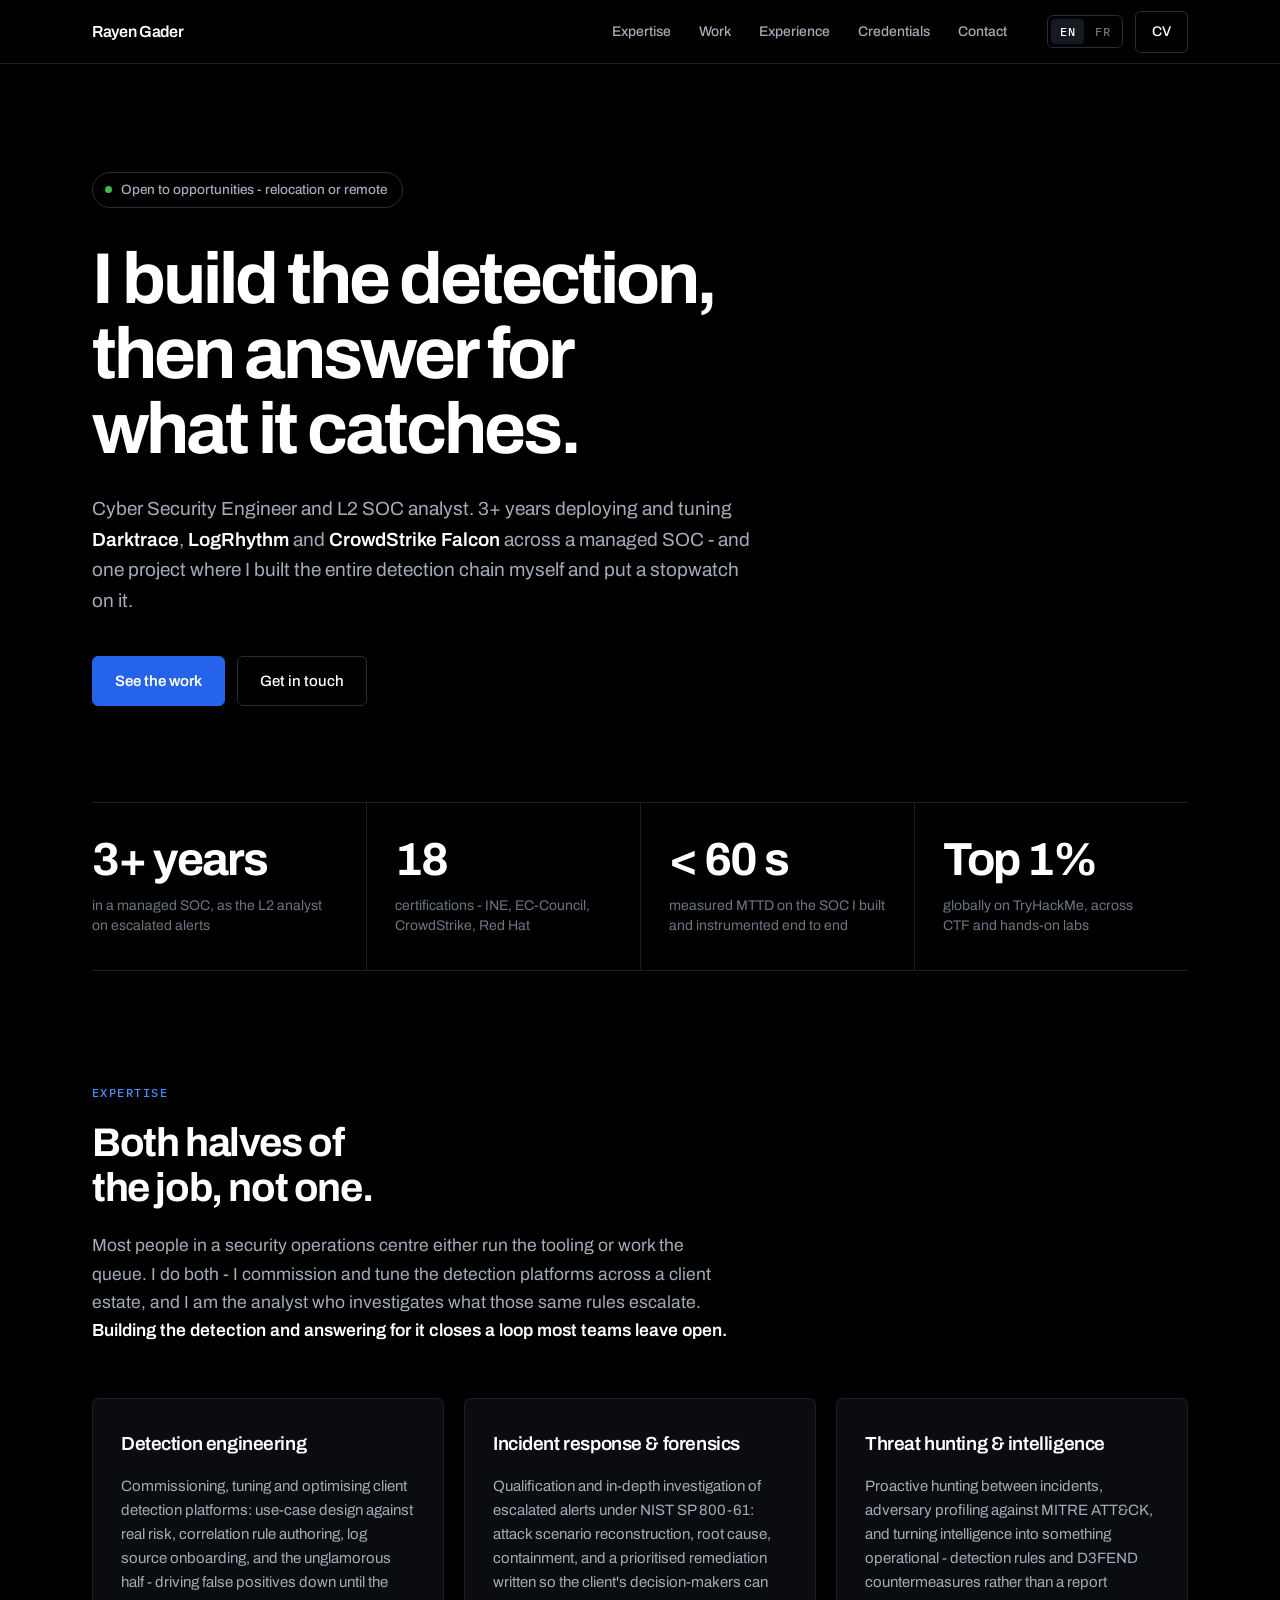
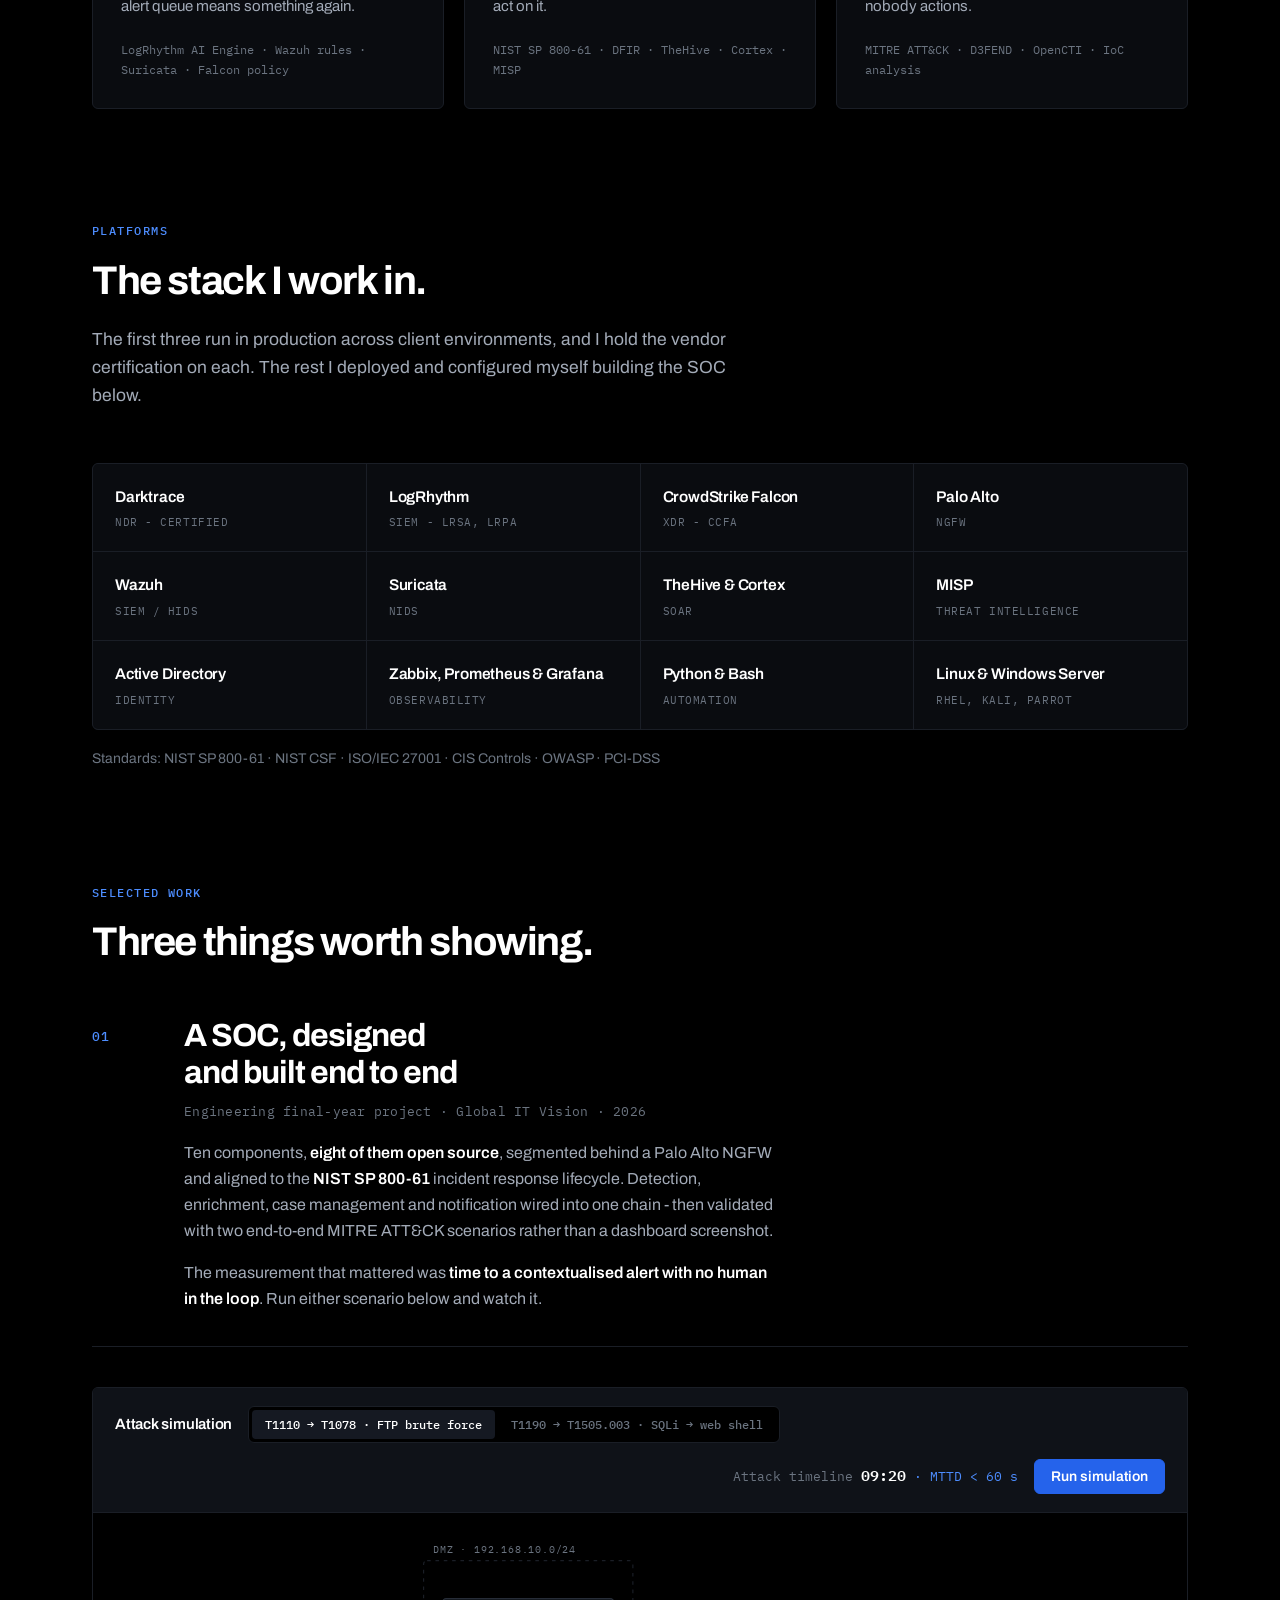
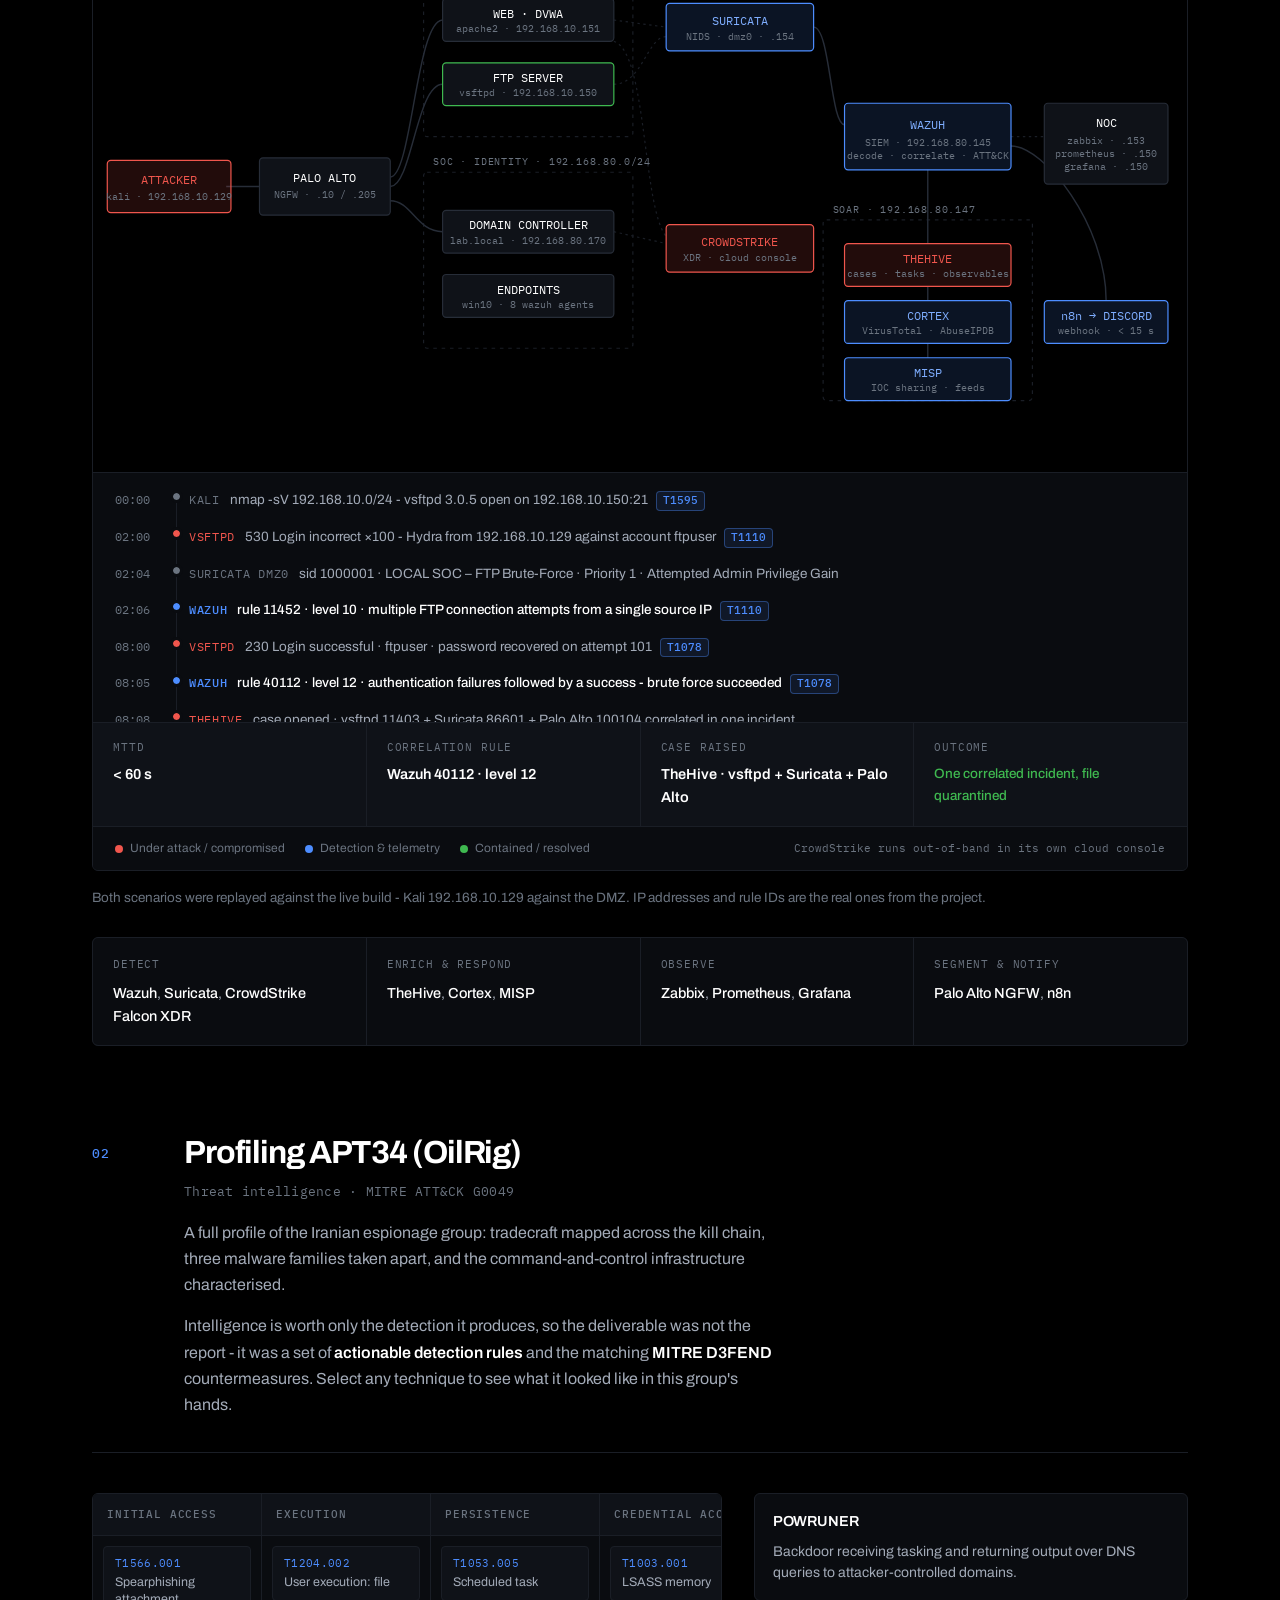
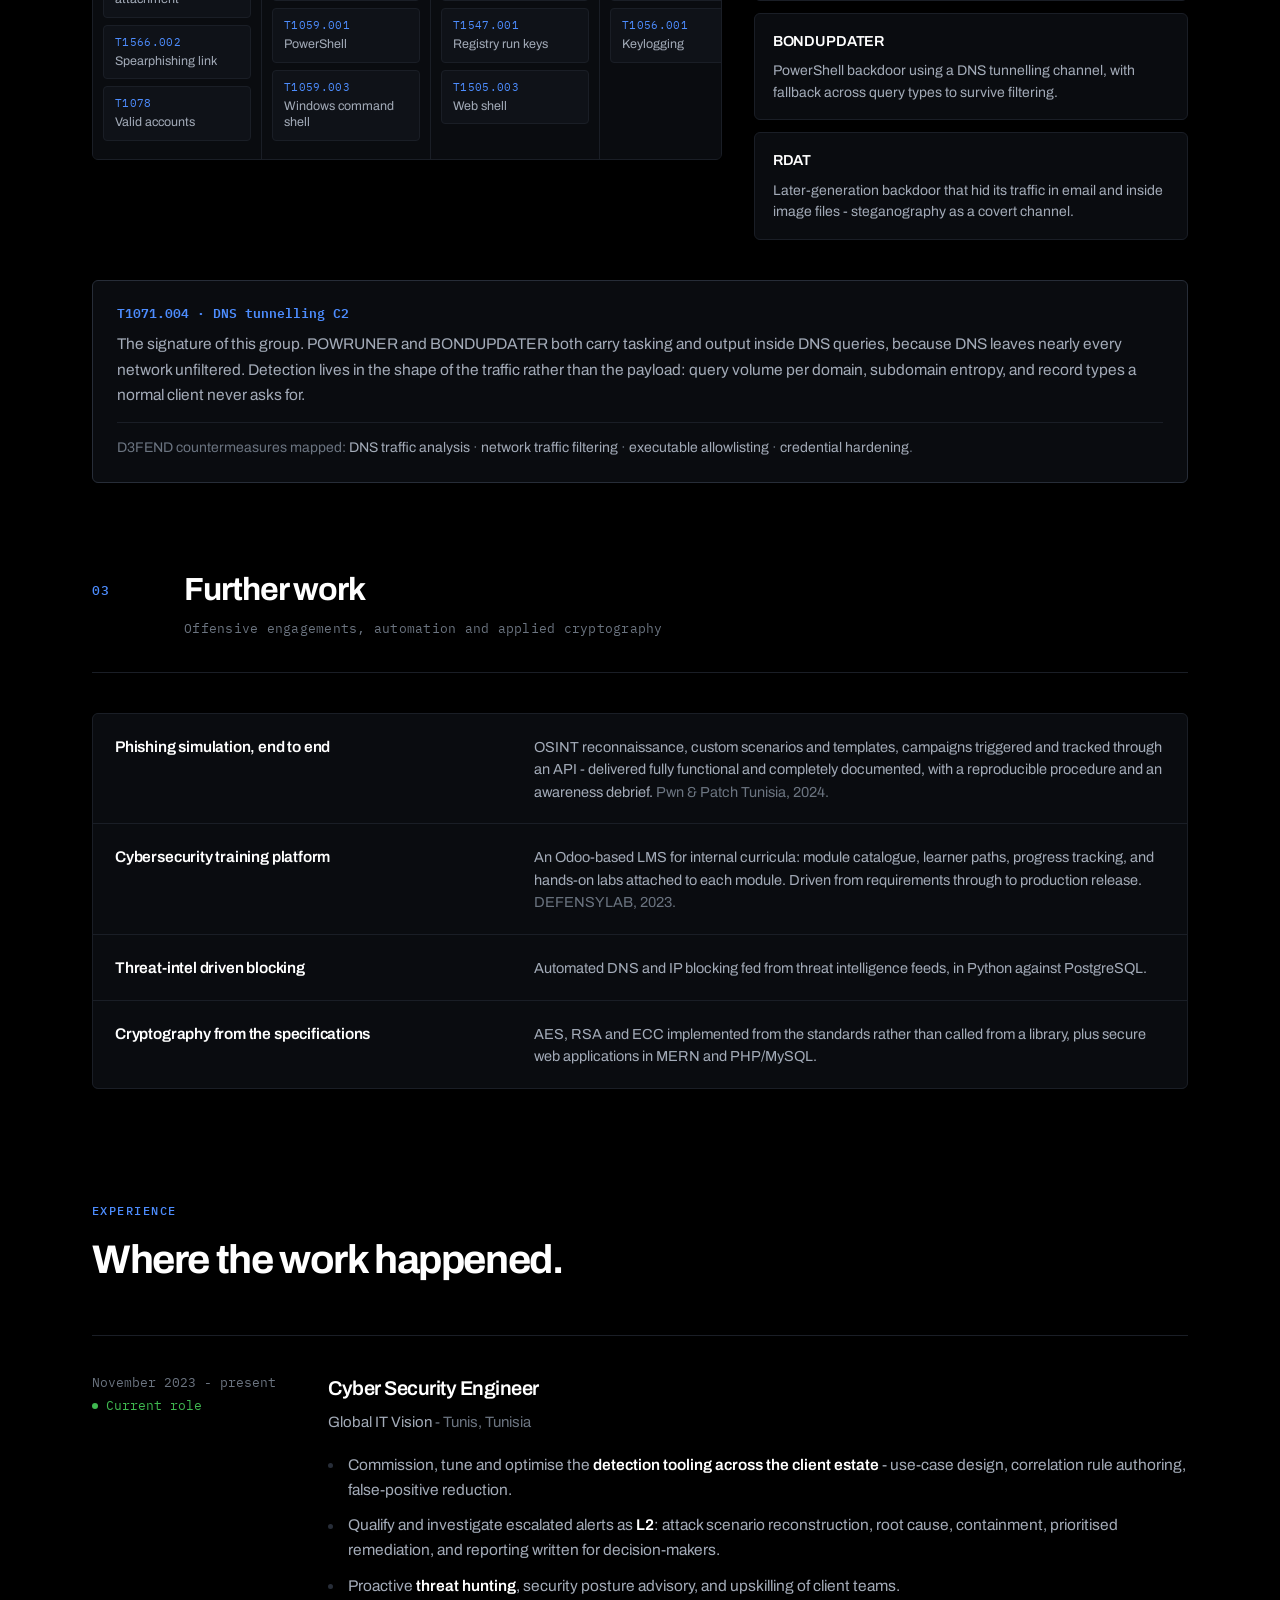
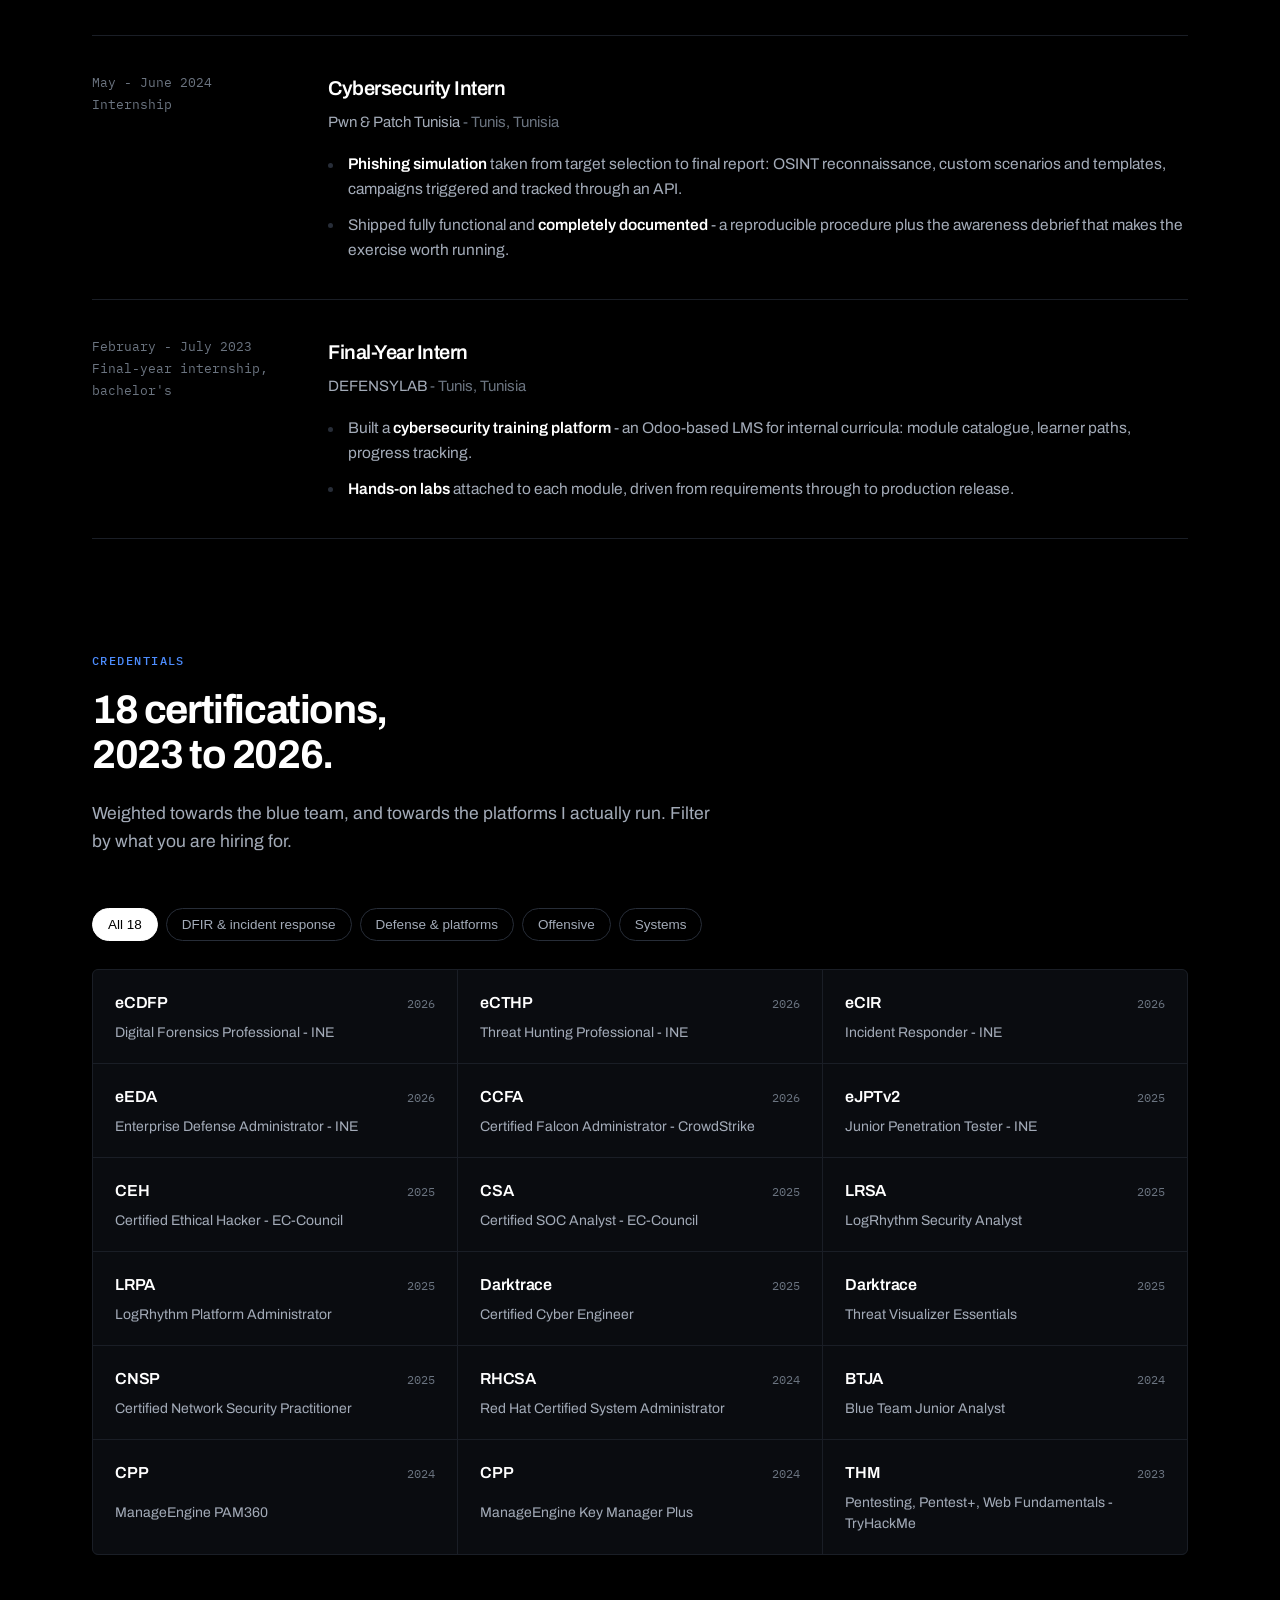
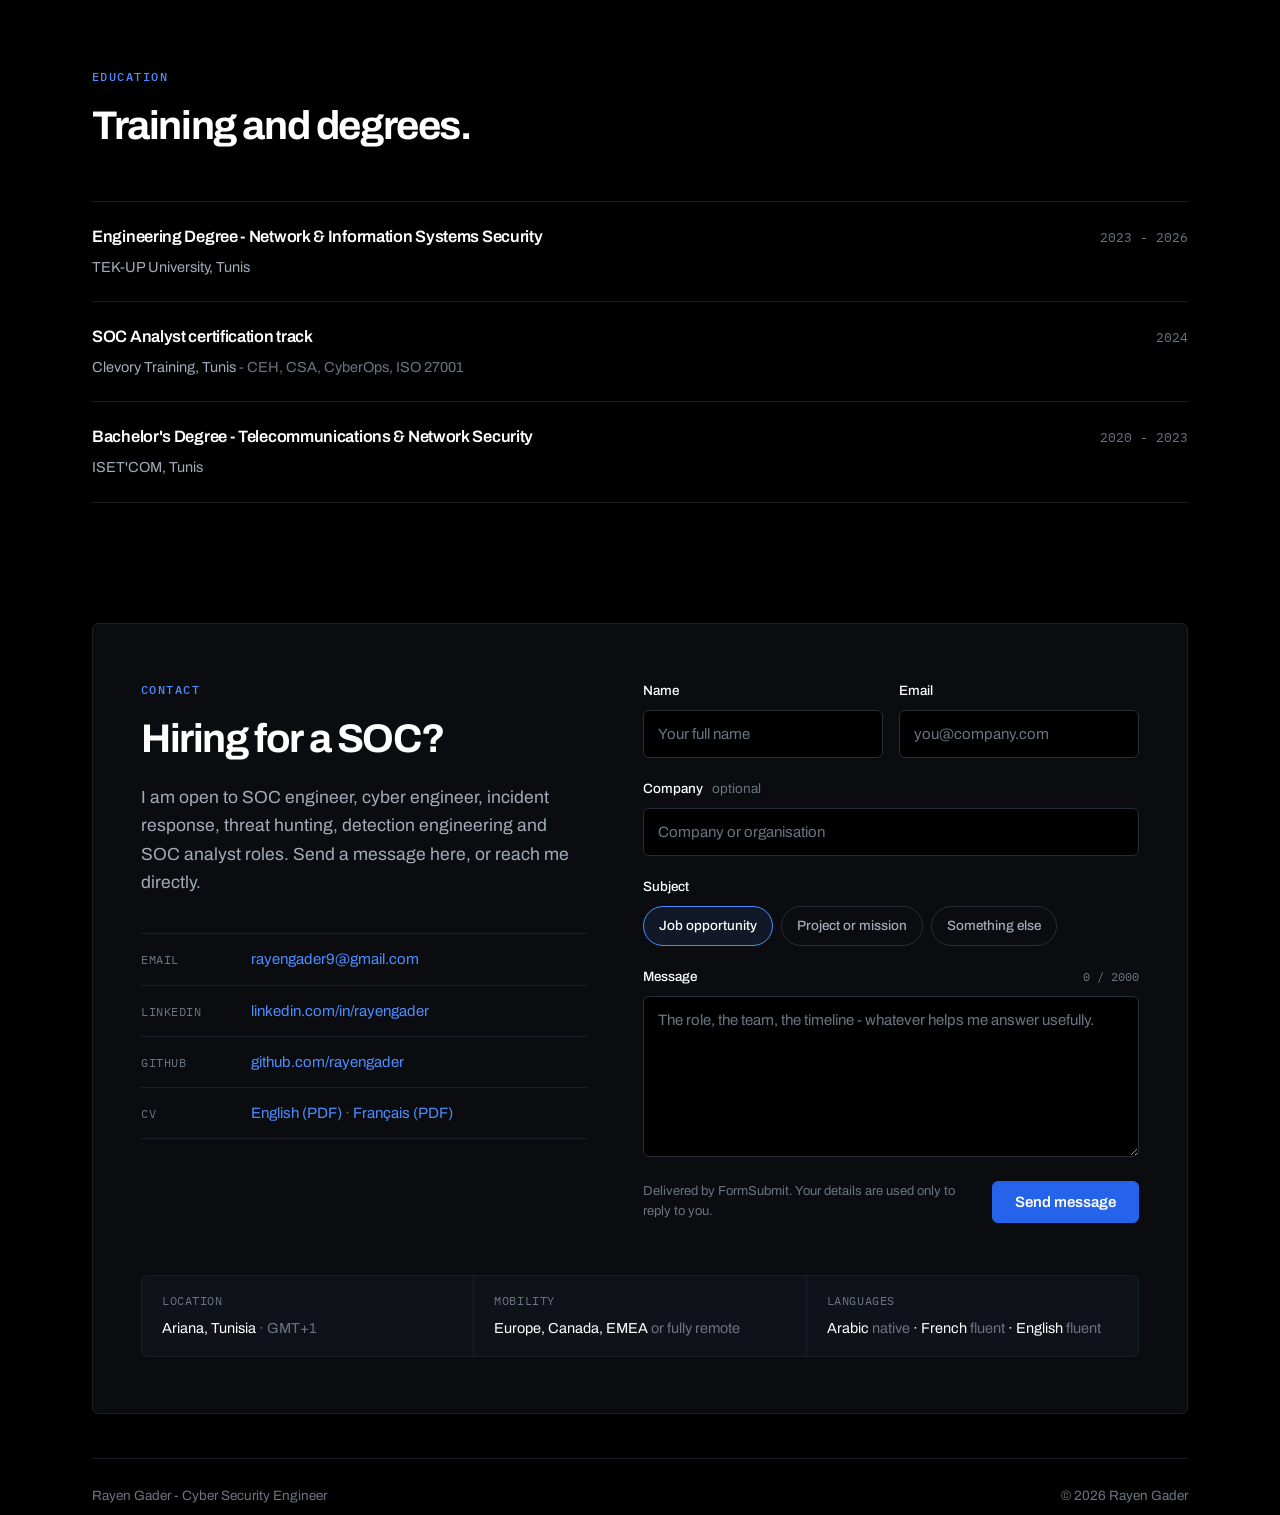
<file: index.html>
<!DOCTYPE html>
<html lang="en">
<head>
<meta charset="utf-8">
<meta name="viewport" content="width=device-width, initial-scale=1, viewport-fit=cover">
<title>Rayen Gader - Cyber Security Engineer</title>
<meta name="description" content="Cyber Security Engineer and L2 SOC analyst. I deploy and tune Darktrace, LogRhythm and CrowdStrike across a managed SOC, and I built a ten-component detection and response chain measured at under a minute to alert.">
<meta name="author" content="Rayen Gader">
<meta name="theme-color" content="#000000">
<link rel="canonical" href="https://rayengader.github.io/">

<meta property="og:type" content="profile">
<meta property="og:locale" content="en_GB">
<meta property="og:locale:alternate" content="fr_FR">
<meta property="og:title" content="Rayen Gader - Cyber Security Engineer">
<meta property="og:description" content="L2 SOC analyst and detection engineer. Darktrace, LogRhythm, CrowdStrike. A ten-component SOC built end to end, measured MTTD under one minute. 18 certifications.">
<meta property="og:url" content="https://rayengader.github.io/">
<meta name="twitter:card" content="summary">

<link rel="preconnect" href="https://fonts.googleapis.com">
<link rel="preconnect" href="https://fonts.gstatic.com" crossorigin>
<link rel="stylesheet" href="https://fonts.googleapis.com/css2?family=Archivo:wght@400;500;600;700&family=IBM+Plex+Mono:wght@400;500;600&display=swap">
<link rel="stylesheet" href="assets/css/style.css">
<link rel="icon" href="data:image/svg+xml,%3Csvg xmlns='http://www.w3.org/2000/svg' viewBox='0 0 32 32'%3E%3Crect width='32' height='32' rx='6' fill='%23000000'/%3E%3Cpath d='M16 5l9 3.4v7.2c0 5.5-3.7 9.6-9 11.4-5.3-1.8-9-5.9-9-11.4V8.4z' fill='none' stroke='%234D8DFF' stroke-width='2'/%3E%3C/svg%3E">
</head>
<body>

<header class="nav">
  <div class="wrap">
    <a class="wordmark" href="#top">Rayen Gader</a>
    <nav class="navlinks" aria-label="Sections">
      <a href="#expertise">Expertise</a>
      <a href="#work">Work</a>
      <a href="#experience">Experience</a>
      <a href="#credentials">Credentials</a>
      <a href="#contact">Contact</a>
    </nav>
    <div class="nav-tools">
      <div class="lang" role="group" aria-label="Language">
        <button type="button" data-lang="en" lang="en" aria-pressed="true" title="English">EN</button>
        <button type="button" data-lang="fr" lang="fr" aria-pressed="false" title="Français">FR</button>
      </div>
      <a class="btn btn-sm" id="nav-cv" href="assets/cv/CV_Rayen_Gader_EN.pdf" target="_blank" rel="noopener">CV</a>
    </div>
  </div>
</header>

<main id="top">

  <!-- ============================ HERO ============================ -->
  <section class="hero">
    <div class="wrap">
      <span class="availability"><span class="led" aria-hidden="true"></span>Open to opportunities - relocation or remote</span>
      <h1>I build the detection, then answer for what it catches.</h1>
      <p class="hero-sub">
        Cyber Security Engineer and L2 SOC analyst. 3+ years deploying and tuning
        <strong>Darktrace</strong>, <strong>LogRhythm</strong> and <strong>CrowdStrike Falcon</strong>
        across a managed SOC - and one project where I built the entire detection chain myself
        and put a stopwatch on it.
      </p>
      <div class="hero-actions">
        <a class="btn btn-primary" href="#work">See the work</a>
        <a class="btn" href="#contact">Get in touch</a>
      </div>
    </div>
  </section>

  <!-- ============================ METRICS ============================ -->
  <div class="wrap">
    <div class="metrics">
      <div class="metric">
        <div class="v">3+ years</div>
        <div class="l">in a managed SOC, as the L2 analyst on escalated alerts</div>
      </div>
      <div class="metric">
        <div class="v">18</div>
        <div class="l">certifications - INE, EC-Council, CrowdStrike, Red Hat</div>
      </div>
      <div class="metric">
        <div class="v">&lt; 60 s</div>
        <div class="l">measured MTTD on the SOC I built and instrumented end to end</div>
      </div>
      <div class="metric">
        <div class="v">Top 1%</div>
        <div class="l">globally on TryHackMe, across CTF and hands-on labs</div>
      </div>
    </div>
  </div>

  <!-- ============================ EXPERTISE ============================ -->
  <section class="section" id="expertise">
    <div class="wrap">
      <div class="section-head">
        <p class="eyebrow">Expertise</p>
        <h2>Both halves of the job, not one.</h2>
        <p class="section-lead">
          Most people in a security operations centre either run the tooling or work the queue.
          I do both - I commission and tune the detection platforms across a client estate, and
          I am the analyst who investigates what those same rules escalate.
          <strong>Building the detection and answering for it closes a loop most teams leave open.</strong>
        </p>
      </div>

      <div class="capabilities">
        <article class="cap">
          <h3>Detection engineering</h3>
          <p>
            Commissioning, tuning and optimising client detection platforms: use-case design against
            real risk, correlation rule authoring, log source onboarding, and the unglamorous half -
            driving false positives down until the alert queue means something again.
          </p>
          <div class="cap-meta">LogRhythm AI Engine · Wazuh rules · Suricata · Falcon policy</div>
        </article>

        <article class="cap">
          <h3>Incident response &amp; forensics</h3>
          <p>
            Qualification and in-depth investigation of escalated alerts under NIST SP 800-61:
            attack scenario reconstruction, root cause, containment, and a prioritised remediation
            written so the client's decision-makers can act on it.
          </p>
          <div class="cap-meta">NIST SP 800-61 · DFIR · TheHive · Cortex · MISP</div>
        </article>

        <article class="cap">
          <h3>Threat hunting &amp; intelligence</h3>
          <p>
            Proactive hunting between incidents, adversary profiling against MITRE ATT&amp;CK, and
            turning intelligence into something operational - detection rules and D3FEND
            countermeasures rather than a report nobody actions.
          </p>
          <div class="cap-meta">MITRE ATT&amp;CK · D3FEND · OpenCTI · IoC analysis</div>
        </article>
      </div>
    </div>
  </section>

  <!-- ============================ STACK ============================ -->
  <section class="section" id="platforms">
    <div class="wrap">
      <div class="section-head">
        <p class="eyebrow">Platforms</p>
        <h2>The stack I work in.</h2>
        <p class="section-lead">
          The first three run in production across client environments, and I hold the vendor
          certification on each. The rest I deployed and configured myself building the SOC below.
        </p>
      </div>

      <div class="stack">
        <div class="stack-item"><div class="sn">Darktrace</div><div class="sc">NDR - certified</div></div>
        <div class="stack-item"><div class="sn">LogRhythm</div><div class="sc">SIEM - LRSA, LRPA</div></div>
        <div class="stack-item"><div class="sn">CrowdStrike Falcon</div><div class="sc">XDR - CCFA</div></div>
        <div class="stack-item"><div class="sn">Palo Alto</div><div class="sc">NGFW</div></div>
        <div class="stack-item"><div class="sn">Wazuh</div><div class="sc">SIEM / HIDS</div></div>
        <div class="stack-item"><div class="sn">Suricata</div><div class="sc">NIDS</div></div>
        <div class="stack-item"><div class="sn">TheHive &amp; Cortex</div><div class="sc">SOAR</div></div>
        <div class="stack-item"><div class="sn">MISP</div><div class="sc">Threat intelligence</div></div>
        <div class="stack-item"><div class="sn">Active Directory</div><div class="sc">Identity</div></div>
        <div class="stack-item"><div class="sn">Zabbix, Prometheus &amp; Grafana</div><div class="sc">Observability</div></div>
        <div class="stack-item"><div class="sn">Python &amp; Bash</div><div class="sc">Automation</div></div>
        <div class="stack-item"><div class="sn">Linux &amp; Windows Server</div><div class="sc">RHEL, Kali, Parrot</div></div>
      </div>
      <p class="stack-note">Standards: NIST SP 800-61 · NIST CSF · ISO/IEC 27001 · CIS Controls · OWASP · PCI-DSS</p>
    </div>
  </section>

  <!-- ============================ WORK ============================ -->
  <section class="section" id="work">
    <div class="wrap">
      <div class="section-head">
        <p class="eyebrow">Selected work</p>
        <h2>Three things worth showing.</h2>
      </div>

      <!-- ---------- 01 ---------- -->
      <article class="work-item">
        <div class="work-head">
          <div class="work-num">01</div>
          <div>
            <h3>A SOC, designed and built end to end</h3>
            <p class="work-kicker">Engineering final-year project · Global IT Vision · 2026</p>
            <div class="work-body">
              <p>
                Ten components, <strong>eight of them open source</strong>, segmented behind a Palo Alto
                NGFW and aligned to the <strong>NIST SP 800-61</strong> incident response lifecycle.
                Detection, enrichment, case management and notification wired into one chain - then
                validated with two end-to-end MITRE ATT&amp;CK scenarios rather than a dashboard screenshot.
              </p>
              <p>
                The measurement that mattered was <strong>time to a contextualised alert with no human
                in the loop</strong>. Run either scenario below and watch it.
              </p>
            </div>
          </div>
        </div>

        <div class="sim">
          <div class="sim-head">
            <span class="sim-title">Attack simulation</span>
            <div class="segmented" role="group" aria-label="Scenario">
              <button type="button" data-scenario="ftp" aria-pressed="true">T1110 → T1078 · FTP brute force</button>
              <button type="button" data-scenario="web" aria-pressed="false">T1190 → T1505.003 · SQLi → web shell</button>
            </div>
            <div class="sim-run">
              <span class="elapsed" id="clock">Attack timeline <b>09:20</b></span>
              <button type="button" class="btn btn-primary btn-sm" id="replay">Run simulation</button>
            </div>
          </div>

          <div class="sim-canvas">
            <svg class="topo" viewBox="0 0 920 470" role="img" aria-labelledby="topo-title topo-desc">
              <title id="topo-title">Architecture of the ten-component SOC</title>
              <desc id="topo-desc">Kali (192.168.10.129) attacks two servers in the DMZ through a Palo Alto next-generation firewall. Suricata taps the DMZ and the host agents feed a Wazuh SIEM, which correlates the events, opens cases in TheHive, enriches them through Cortex against VirusTotal and AbuseIPDB, publishes indicators to MISP, and notifies Discord through n8n. CrowdStrike Falcon runs out-of-band in its own cloud console. Zabbix, Prometheus and Grafana watch platform health.</desc>

              <rect class="zone-box" x="278" y="40" width="176" height="148" rx="3"></rect>
              <text class="zone-label" x="286" y="34">DMZ · 192.168.10.0/24</text>
              <rect class="zone-box" x="278" y="218" width="176" height="148" rx="3"></rect>
              <text class="zone-label" x="286" y="212">SOC · IDENTITY · 192.168.80.0/24</text>
              <rect class="zone-box" x="614" y="258" width="176" height="152" rx="3"></rect>
              <text class="zone-label" x="622" y="252">SOAR · 192.168.80.147</text>

              <path id="pA"  class="edge"     d="M112,230 L140,230"></path>
              <path id="pB1" class="edge"     d="M250,222 C268,222 272,90 294,90"></path>
              <path id="pB2" class="edge"     d="M250,230 C268,230 272,144 294,144"></path>
              <path id="pB3" class="edge"     d="M250,242 C268,242 272,268 294,268"></path>
              <path id="pC1" class="edge-dim" d="M438,90 L482,96"></path>
              <path id="pC2" class="edge-dim" d="M438,144 C462,144 466,104 482,104"></path>
              <path id="pC3" class="edge-dim" d="M438,108 C466,116 462,248 482,272"></path>
              <path id="pC4" class="edge-dim" d="M438,268 L482,278"></path>
              <path id="pD1" class="edge"     d="M606,96 C620,96 620,178 632,178"></path>
              <path id="pE"  class="edge"     d="M702,216 L702,278"></path>
              <path id="pF"  class="edge"     d="M702,314 L702,326"></path>
              <path id="pG"  class="edge"     d="M702,362 L702,374"></path>
              <path id="pH"  class="edge"     d="M772,196 C800,196 852,262 852,326"></path>
              <path             class="edge-dim" d="M772,188 L800,188"></path>

              <g class="node" id="n-atk">
                <rect class="n-box" x="12" y="208" width="104" height="44" rx="3"></rect>
                <text class="n-label" x="64" y="228" text-anchor="middle">ATTACKER</text>
                <text class="n-sub"   x="64" y="241" text-anchor="middle">kali · 192.168.10.129</text>
              </g>
              <g class="node" id="n-ngfw">
                <rect class="n-box" x="140" y="206" width="110" height="48" rx="3"></rect>
                <text class="n-label" x="195" y="226" text-anchor="middle">PALO ALTO</text>
                <text class="n-sub"   x="195" y="240" text-anchor="middle">NGFW · .10 / .205</text>
              </g>
              <g class="node" id="n-web">
                <rect class="n-box" x="294" y="72" width="144" height="36" rx="3"></rect>
                <text class="n-label" x="366" y="88"  text-anchor="middle">WEB · DVWA</text>
                <text class="n-sub"   x="366" y="100" text-anchor="middle">apache2 · 192.168.10.151</text>
              </g>
              <g class="node" id="n-ftp">
                <rect class="n-box" x="294" y="126" width="144" height="36" rx="3"></rect>
                <text class="n-label" x="366" y="142" text-anchor="middle">FTP SERVER</text>
                <text class="n-sub"   x="366" y="154" text-anchor="middle">vsftpd · 192.168.10.150</text>
              </g>
              <g class="node" id="n-ad">
                <rect class="n-box" x="294" y="250" width="144" height="36" rx="3"></rect>
                <text class="n-label" x="366" y="266" text-anchor="middle">DOMAIN CONTROLLER</text>
                <text class="n-sub"   x="366" y="278" text-anchor="middle">lab.local · 192.168.80.170</text>
              </g>
              <g class="node" id="n-ws">
                <rect class="n-box" x="294" y="304" width="144" height="36" rx="3"></rect>
                <text class="n-label" x="366" y="320" text-anchor="middle">ENDPOINTS</text>
                <text class="n-sub"   x="366" y="332" text-anchor="middle">win10 · 8 wazuh agents</text>
              </g>
              <g class="node" id="n-suri">
                <rect class="n-box" x="482" y="76" width="124" height="40" rx="3"></rect>
                <text class="n-label" x="544" y="94"  text-anchor="middle">SURICATA</text>
                <text class="n-sub"   x="544" y="107" text-anchor="middle">NIDS · dmz0 · .154</text>
              </g>
              <g class="node" id="n-cs">
                <rect class="n-box" x="482" y="262" width="124" height="40" rx="3"></rect>
                <text class="n-label" x="544" y="280" text-anchor="middle">CROWDSTRIKE</text>
                <text class="n-sub"   x="544" y="293" text-anchor="middle">XDR · cloud console</text>
              </g>
              <g class="node" id="n-wazuh">
                <rect class="n-box" x="632" y="160" width="140" height="56" rx="3"></rect>
                <text class="n-label" x="702" y="182" text-anchor="middle">WAZUH</text>
                <text class="n-sub"   x="702" y="196" text-anchor="middle">SIEM · 192.168.80.145</text>
                <text class="n-sub"   x="702" y="207" text-anchor="middle">decode · correlate · ATT&amp;CK</text>
              </g>
              <g class="node" id="n-hive">
                <rect class="n-box" x="632" y="278" width="140" height="36" rx="3"></rect>
                <text class="n-label" x="702" y="294" text-anchor="middle">THEHIVE</text>
                <text class="n-sub"   x="702" y="306" text-anchor="middle">cases · tasks · observables</text>
              </g>
              <g class="node" id="n-cortex">
                <rect class="n-box" x="632" y="326" width="140" height="36" rx="3"></rect>
                <text class="n-label" x="702" y="342" text-anchor="middle">CORTEX</text>
                <text class="n-sub"   x="702" y="354" text-anchor="middle">VirusTotal · AbuseIPDB</text>
              </g>
              <g class="node" id="n-misp">
                <rect class="n-box" x="632" y="374" width="140" height="36" rx="3"></rect>
                <text class="n-label" x="702" y="390" text-anchor="middle">MISP</text>
                <text class="n-sub"   x="702" y="402" text-anchor="middle">IOC sharing · feeds</text>
              </g>
              <g class="node" id="n-n8n">
                <rect class="n-box" x="800" y="326" width="104" height="36" rx="3"></rect>
                <text class="n-label" x="852" y="342" text-anchor="middle">n8n → DISCORD</text>
                <text class="n-sub"   x="852" y="354" text-anchor="middle">webhook · &lt; 15 s</text>
              </g>
              <g class="node" id="n-noc">
                <rect class="n-box" x="800" y="160" width="104" height="68" rx="3"></rect>
                <text class="n-label" x="852" y="180" text-anchor="middle">NOC</text>
                <text class="n-sub"   x="852" y="194" text-anchor="middle">zabbix · .153</text>
                <text class="n-sub"   x="852" y="205" text-anchor="middle">prometheus · .150</text>
                <text class="n-sub"   x="852" y="216" text-anchor="middle">grafana · .150</text>
              </g>

              <circle id="packet" class="packet" r="4" cx="-20" cy="-20" opacity="0"></circle>
            </svg>
          </div>

          <div class="sim-feed">
            <ol class="events" id="log" aria-live="polite" aria-label="Detection timeline"></ol>
          </div>

          <div class="results">
            <div class="res"><span class="rk">MTTD</span><span class="rv" id="v-mttd">&lt; 60 s</span></div>
            <div class="res"><span class="rk">Correlation rule</span><span class="rv" id="v-rule">Wazuh 40112 · level 12</span></div>
            <div class="res"><span class="rk">Case raised</span><span class="rv" id="v-case">TheHive · vsftpd + Suricata + Palo Alto</span></div>
            <div class="res"><span class="rk">Outcome</span><span class="rv good" id="v-out">One correlated incident, file quarantined</span></div>
          </div>

          <div class="sim-legend" aria-hidden="true">
            <span class="lg"><span class="dot d-crit"></span>Under attack / compromised</span>
            <span class="lg"><span class="dot d-hot"></span>Detection &amp; telemetry</span>
            <span class="lg"><span class="dot d-done"></span>Contained / resolved</span>
            <span class="lg lg-note">CrowdStrike runs out-of-band in its own cloud console</span>
          </div>
        </div>
        <p class="sim-note">Both scenarios were replayed against the live build - Kali 192.168.10.129 against the DMZ. IP addresses and rule IDs are the real ones from the project.</p>

        <div class="components">
          <div class="comp">
            <div class="ck">Detect</div>
            <div class="cv"><span class="os">Wazuh</span>, <span class="os">Suricata</span>, <span class="os">CrowdStrike Falcon XDR</span></div>
          </div>
          <div class="comp">
            <div class="ck">Enrich &amp; respond</div>
            <div class="cv"><span class="os">TheHive</span>, <span class="os">Cortex</span>, <span class="os">MISP</span></div>
          </div>
          <div class="comp">
            <div class="ck">Observe</div>
            <div class="cv"><span class="os">Zabbix</span>, <span class="os">Prometheus</span>, <span class="os">Grafana</span></div>
          </div>
          <div class="comp">
            <div class="ck">Segment &amp; notify</div>
            <div class="cv"><span class="os">Palo Alto NGFW</span>, <span class="os">n8n</span></div>
          </div>
        </div>
      </article>

      <!-- ---------- 02 ---------- -->
      <article class="work-item" id="apt34">
        <div class="work-head">
          <div class="work-num">02</div>
          <div>
            <h3>Profiling APT34 (OilRig)</h3>
            <p class="work-kicker">Threat intelligence · MITRE ATT&amp;CK G0049</p>
            <div class="work-body">
              <p>
                A full profile of the Iranian espionage group: tradecraft mapped across the kill chain,
                three malware families taken apart, and the command-and-control infrastructure
                characterised.
              </p>
              <p>
                Intelligence is worth only the detection it produces, so the deliverable was not the
                report - it was a set of <strong>actionable detection rules</strong> and the matching
                <strong>MITRE D3FEND</strong> countermeasures. Select any technique to see what it
                looked like in this group's hands.
              </p>
            </div>
          </div>
        </div>

        <div class="apt-grid">
          <div class="matrix-scroll">
            <div class="matrix">
              <div class="tactic">
                <h4>Initial access</h4>
                <button type="button" class="tq" aria-expanded="false" data-d="Weaponised Office documents sent to targeted staff - the group's most consistent entry point, and the reason attachment detonation and macro policy carry so much weight against them."><span class="tid">T1566.001</span><span class="tnm">Spearphishing attachment</span></button>
                <button type="button" class="tq" aria-expanded="false" data-d="Credential-harvesting links, often on infrastructure impersonating a service the target already uses."><span class="tid">T1566.002</span><span class="tnm">Spearphishing link</span></button>
                <button type="button" class="tq" aria-expanded="false" data-d="Harvested credentials reused to log in as a legitimate user - no malware on the wire, which is why identity telemetry matters as much as endpoint telemetry."><span class="tid">T1078</span><span class="tnm">Valid accounts</span></button>
              </div>
              <div class="tactic">
                <h4>Execution</h4>
                <button type="button" class="tq" aria-expanded="false" data-d="Execution depends on the recipient opening the document and enabling content - the hinge the whole intrusion turns on."><span class="tid">T1204.002</span><span class="tnm">User execution: file</span></button>
                <button type="button" class="tq" aria-expanded="false" data-d="PowerShell is the group's working language: BONDUPDATER is written in it, which makes script block logging one of the highest-yield log sources against them."><span class="tid">T1059.001</span><span class="tnm">PowerShell</span></button>
                <button type="button" class="tq" aria-expanded="false" data-d="Native command shell used for discovery and to run tasking delivered by the backdoor."><span class="tid">T1059.003</span><span class="tnm">Windows command shell</span></button>
              </div>
              <div class="tactic">
                <h4>Persistence</h4>
                <button type="button" class="tq" aria-expanded="false" data-d="Scheduled tasks re-launch the backdoor on a timer - durable, ordinary-looking, and visible in Windows event 4698 if you are collecting it."><span class="tid">T1053.005</span><span class="tnm">Scheduled task</span></button>
                <button type="button" class="tq" aria-expanded="false" data-d="Run keys for persistence across reboot: cheap for the attacker, and cheap to detect once registry auditing is on."><span class="tid">T1547.001</span><span class="tnm">Registry run keys</span></button>
                <button type="button" class="tq" aria-expanded="false" data-d="Web shells dropped on internet-facing servers keep access alive even after the endpoint side is cleaned - the same technique the SQL injection scenario above ends in."><span class="tid">T1505.003</span><span class="tnm">Web shell</span></button>
              </div>
              <div class="tactic">
                <h4>Credential access</h4>
                <button type="button" class="tq" aria-expanded="false" data-d="Credential dumping from LSASS to collect the material that turns one host into many."><span class="tid">T1003.001</span><span class="tnm">LSASS memory</span></button>
                <button type="button" class="tq" aria-expanded="false" data-d="Keylogging to capture what dumping cannot reach - credentials typed into applications rather than cached."><span class="tid">T1056.001</span><span class="tnm">Keylogging</span></button>
              </div>
              <div class="tactic">
                <h4>Discovery</h4>
                <button type="button" class="tq" aria-expanded="false" data-d="Account enumeration to find the identities worth taking next."><span class="tid">T1087</span><span class="tnm">Account discovery</span></button>
                <button type="button" class="tq" aria-expanded="false" data-d="Mapping reachable hosts before moving - a burst of this from one workstation is a strong hunting signal."><span class="tid">T1018</span><span class="tnm">Remote system discovery</span></button>
                <button type="button" class="tq" aria-expanded="false" data-d="Enumerating live connections to understand the segment and what the host can reach."><span class="tid">T1049</span><span class="tnm">Network connections</span></button>
              </div>
              <div class="tactic">
                <h4>Lateral movement</h4>
                <button type="button" class="tq" aria-expanded="false" data-d="RDP with stolen credentials - legitimate protocol, legitimate account, which is why this surfaces as an identity anomaly long before it surfaces as malware."><span class="tid">T1021.001</span><span class="tnm">Remote desktop</span></button>
                <button type="button" class="tq" aria-expanded="false" data-d="SMB and administrative shares used to move tooling between hosts."><span class="tid">T1021.002</span><span class="tnm">SMB / admin shares</span></button>
              </div>
              <div class="tactic">
                <h4>Command &amp; control</h4>
                <button type="button" class="tq sig" aria-expanded="true" data-d="The signature of this group. POWRUNER and BONDUPDATER both carry tasking and output inside DNS queries, because DNS leaves nearly every network unfiltered. Detection lives in the shape of the traffic rather than the payload: query volume per domain, subdomain entropy, and record types a normal client never asks for."><span class="tid">T1071.004</span><span class="tnm">DNS tunnelling C2</span></button>
                <button type="button" class="tq" aria-expanded="false" data-d="HTTP and HTTPS channels used where DNS is constrained."><span class="tid">T1071.001</span><span class="tnm">Web protocols</span></button>
                <button type="button" class="tq" aria-expanded="false" data-d="Follow-on tooling pulled down after the foothold is established."><span class="tid">T1105</span><span class="tnm">Ingress tool transfer</span></button>
              </div>
              <div class="tactic">
                <h4>Exfiltration</h4>
                <button type="button" class="tq" aria-expanded="false" data-d="Collected data leaves down the same channel the tasking arrived on, which is what makes the C2 channel the single highest-value thing to detect."><span class="tid">T1041</span><span class="tnm">Exfiltration over C2</span></button>
              </div>
            </div>
          </div>

          <div class="malware">
            <article class="mal">
              <h4>POWRUNER</h4>
              <p>Backdoor receiving tasking and returning output over DNS queries to attacker-controlled domains.</p>
            </article>
            <article class="mal">
              <h4>BONDUPDATER</h4>
              <p>PowerShell backdoor using a DNS tunnelling channel, with fallback across query types to survive filtering.</p>
            </article>
            <article class="mal">
              <h4>RDAT</h4>
              <p>Later-generation backdoor that hid its traffic in email and inside image files - steganography as a covert channel.</p>
            </article>
          </div>
        </div>

        <div class="tq-detail" id="tq-detail">
          <b>T1071.004 · DNS tunnelling C2</b>
          <span class="body">The signature of this group. POWRUNER and BONDUPDATER both carry tasking and output inside DNS queries, because DNS leaves nearly every network unfiltered. Detection lives in the shape of the traffic rather than the payload: query volume per domain, subdomain entropy, and record types a normal client never asks for.</span>
          <span class="d3">D3FEND countermeasures mapped: <em>DNS traffic analysis</em> · <em>network traffic filtering</em> · <em>executable allowlisting</em> · <em>credential hardening</em>.</span>
        </div>
      </article>

      <!-- ---------- 03 ---------- -->
      <article class="work-item">
        <div class="work-head">
          <div class="work-num">03</div>
          <div>
            <h3>Further work</h3>
            <p class="work-kicker">Offensive engagements, automation and applied cryptography</p>
          </div>
        </div>

        <div class="minor">
          <div class="minor-row">
            <div class="mt">Phishing simulation, end to end</div>
            <div class="md">OSINT reconnaissance, custom scenarios and templates, campaigns triggered and tracked through an API - delivered fully functional and completely documented, with a reproducible procedure and an awareness debrief. <span class="dim">Pwn &amp; Patch Tunisia, 2024.</span></div>
          </div>
          <div class="minor-row">
            <div class="mt">Cybersecurity training platform</div>
            <div class="md">An Odoo-based LMS for internal curricula: module catalogue, learner paths, progress tracking, and hands-on labs attached to each module. Driven from requirements through to production release. <span class="dim">DEFENSYLAB, 2023.</span></div>
          </div>
          <div class="minor-row">
            <div class="mt">Threat-intel driven blocking</div>
            <div class="md">Automated DNS and IP blocking fed from threat intelligence feeds, in Python against PostgreSQL.</div>
          </div>
          <div class="minor-row">
            <div class="mt">Cryptography from the specifications</div>
            <div class="md">AES, RSA and ECC implemented from the standards rather than called from a library, plus secure web applications in MERN and PHP/MySQL.</div>
          </div>
        </div>
      </article>
    </div>
  </section>

  <!-- ============================ EXPERIENCE ============================ -->
  <section class="section" id="experience">
    <div class="wrap">
      <div class="section-head">
        <p class="eyebrow">Experience</p>
        <h2>Where the work happened.</h2>
      </div>

      <div class="roles">
        <article class="role">
          <div class="period">
            November 2023 - present<br>
            <span class="now"><span class="led" aria-hidden="true"></span>Current role</span>
          </div>
          <div>
            <h3>Cyber Security Engineer</h3>
            <div class="org">Global IT Vision <span class="loc">- Tunis, Tunisia</span></div>
            <ul>
              <li>Commission, tune and optimise the <strong>detection tooling across the client estate</strong> - use-case design, correlation rule authoring, false-positive reduction.</li>
              <li>Qualify and investigate escalated alerts as <strong>L2</strong>: attack scenario reconstruction, root cause, containment, prioritised remediation, and reporting written for decision-makers.</li>
              <li>Proactive <strong>threat hunting</strong>, security posture advisory, and upskilling of client teams.</li>
            </ul>
          </div>
        </article>

        <article class="role">
          <div class="period">May - June 2024<br><span>Internship</span></div>
          <div>
            <h3>Cybersecurity Intern</h3>
            <div class="org">Pwn &amp; Patch Tunisia <span class="loc">- Tunis, Tunisia</span></div>
            <ul>
              <li><strong>Phishing simulation</strong> taken from target selection to final report: OSINT reconnaissance, custom scenarios and templates, campaigns triggered and tracked through an API.</li>
              <li>Shipped fully functional and <strong>completely documented</strong> - a reproducible procedure plus the awareness debrief that makes the exercise worth running.</li>
            </ul>
          </div>
        </article>

        <article class="role">
          <div class="period">February - July 2023<br><span>Final-year internship, bachelor's</span></div>
          <div>
            <h3>Final-Year Intern</h3>
            <div class="org">DEFENSYLAB <span class="loc">- Tunis, Tunisia</span></div>
            <ul>
              <li>Built a <strong>cybersecurity training platform</strong> - an Odoo-based LMS for internal curricula: module catalogue, learner paths, progress tracking.</li>
              <li><strong>Hands-on labs</strong> attached to each module, driven from requirements through to production release.</li>
            </ul>
          </div>
        </article>
      </div>
    </div>
  </section>

  <!-- ============================ CREDENTIALS ============================ -->
  <section class="section" id="credentials">
    <div class="wrap">
      <div class="section-head">
        <p class="eyebrow">Credentials</p>
        <h2><span id="cert-count">18</span> certifications, 2023 to 2026.</h2>
        <p class="section-lead">
          Weighted towards the blue team, and towards the platforms I actually run.
          Filter by what you are hiring for.
        </p>
      </div>

      <div class="filters" role="group" aria-label="Filter certifications by domain">
        <button type="button" class="filter" data-filter="all" aria-pressed="true">All 18</button>
        <button type="button" class="filter" data-filter="dfir" aria-pressed="false">DFIR &amp; incident response</button>
        <button type="button" class="filter" data-filter="defense" aria-pressed="false">Defense &amp; platforms</button>
        <button type="button" class="filter" data-filter="offense" aria-pressed="false">Offensive</button>
        <button type="button" class="filter" data-filter="systems" aria-pressed="false">Systems</button>
      </div>

      <div class="certs" id="cert-grid">
        <div class="cert" data-domain="dfir"><span class="ac">eCDFP</span><span class="yr">2026</span><span class="full">Digital Forensics Professional - INE</span></div>
        <div class="cert" data-domain="dfir"><span class="ac">eCTHP</span><span class="yr">2026</span><span class="full">Threat Hunting Professional - INE</span></div>
        <div class="cert" data-domain="dfir"><span class="ac">eCIR</span><span class="yr">2026</span><span class="full">Incident Responder - INE</span></div>
        <div class="cert" data-domain="defense"><span class="ac">eEDA</span><span class="yr">2026</span><span class="full">Enterprise Defense Administrator - INE</span></div>
        <div class="cert" data-domain="defense"><span class="ac">CCFA</span><span class="yr">2026</span><span class="full">Certified Falcon Administrator - CrowdStrike</span></div>
        <div class="cert" data-domain="offense"><span class="ac">eJPTv2</span><span class="yr">2025</span><span class="full">Junior Penetration Tester - INE</span></div>
        <div class="cert" data-domain="offense"><span class="ac">CEH</span><span class="yr">2025</span><span class="full">Certified Ethical Hacker - EC-Council</span></div>
        <div class="cert" data-domain="dfir"><span class="ac">CSA</span><span class="yr">2025</span><span class="full">Certified SOC Analyst - EC-Council</span></div>
        <div class="cert" data-domain="defense"><span class="ac">LRSA</span><span class="yr">2025</span><span class="full">LogRhythm Security Analyst</span></div>
        <div class="cert" data-domain="defense"><span class="ac">LRPA</span><span class="yr">2025</span><span class="full">LogRhythm Platform Administrator</span></div>
        <div class="cert" data-domain="defense"><span class="ac">Darktrace</span><span class="yr">2025</span><span class="full">Certified Cyber Engineer</span></div>
        <div class="cert" data-domain="defense"><span class="ac">Darktrace</span><span class="yr">2025</span><span class="full">Threat Visualizer Essentials</span></div>
        <div class="cert" data-domain="defense"><span class="ac">CNSP</span><span class="yr">2025</span><span class="full">Certified Network Security Practitioner</span></div>
        <div class="cert" data-domain="systems"><span class="ac">RHCSA</span><span class="yr">2024</span><span class="full">Red Hat Certified System Administrator</span></div>
        <div class="cert" data-domain="dfir"><span class="ac">BTJA</span><span class="yr">2024</span><span class="full">Blue Team Junior Analyst</span></div>
        <div class="cert" data-domain="defense"><span class="ac">CPP</span><span class="yr">2024</span><span class="full">ManageEngine PAM360</span></div>
        <div class="cert" data-domain="defense"><span class="ac">CPP</span><span class="yr">2024</span><span class="full">ManageEngine Key Manager Plus</span></div>
        <div class="cert" data-domain="offense"><span class="ac">THM</span><span class="yr">2023</span><span class="full">Pentesting, Pentest+, Web Fundamentals - TryHackMe</span></div>
      </div>
    </div>
  </section>

  <!-- ============================ EDUCATION ============================ -->
  <section class="section" id="education">
    <div class="wrap">
      <div class="section-head">
        <p class="eyebrow">Education</p>
        <h2>Training and degrees.</h2>
      </div>

      <div class="edu">
        <div class="deg">
          <div>
            <div class="d">Engineering Degree - Network &amp; Information Systems Security</div>
            <div class="i">TEK-UP University, Tunis</div>
          </div>
          <div class="y">2023 - 2026</div>
        </div>
        <div class="deg">
          <div>
            <div class="d">SOC Analyst certification track</div>
            <div class="i">Clevory Training, Tunis <span class="sub">- CEH, CSA, CyberOps, ISO 27001</span></div>
          </div>
          <div class="y">2024</div>
        </div>
        <div class="deg">
          <div>
            <div class="d">Bachelor's Degree - Telecommunications &amp; Network Security</div>
            <div class="i">ISET'COM, Tunis</div>
          </div>
          <div class="y">2020 - 2023</div>
        </div>
      </div>
    </div>
  </section>

  <!-- ============================ CONTACT ============================ -->
  <div class="wrap">
    <section class="contact" id="contact">
      <div class="contact-grid">
        <div class="contact-intro">
          <p class="eyebrow">Contact</p>
          <h2>Hiring for a SOC?</h2>
          <p class="section-lead">
            I am open to SOC engineer, cyber engineer, incident response, threat hunting,
            detection engineering and SOC analyst roles. Send a message here, or reach me directly.
          </p>

          <ul class="channels">
            <li><span class="ch-k">Email</span><a href="mailto:rayengader9@gmail.com">rayengader9@gmail.com</a></li>
            <li><span class="ch-k">LinkedIn</span><a href="https://www.linkedin.com/in/rayengader" target="_blank" rel="noopener">linkedin.com/in/rayengader</a></li>
            <li><span class="ch-k">GitHub</span><a href="https://github.com/rayengader" target="_blank" rel="noopener">github.com/rayengader</a></li>
            <li><span class="ch-k">CV</span><span><a href="assets/cv/CV_Rayen_Gader_EN.pdf" target="_blank" rel="noopener">English (PDF)</a> · <a href="assets/cv/CV_Rayen_Gader_FR.pdf" target="_blank" rel="noopener">Français (PDF)</a></span></li>
          </ul>
        </div>

        <div class="contact-panel">
          <!-- Without JavaScript the form still posts straight to FormSubmit. -->
          <form class="cform" id="contact-form" action="https://formsubmit.co/rayengader9@gmail.com" method="POST" novalidate>
            <input type="hidden" name="_subject" value="Portfolio contact">
            <input type="hidden" name="_template" value="table">
            <input class="hp" type="text" name="_honey" tabindex="-1" autocomplete="off" aria-hidden="true">

            <div class="field-row">
              <div class="field">
                <label for="cf-name">Name</label>
                <input id="cf-name" name="name" type="text" autocomplete="name" maxlength="80" required placeholder="Your full name" aria-describedby="cf-name-err">
                <p class="field-err" id="cf-name-err" hidden></p>
              </div>
              <div class="field">
                <label for="cf-email">Email</label>
                <input id="cf-email" name="email" type="email" autocomplete="email" inputmode="email" maxlength="120" required placeholder="you@company.com" aria-describedby="cf-email-err">
                <p class="field-err" id="cf-email-err" hidden></p>
              </div>
            </div>

            <div class="field">
              <label for="cf-company">Company <span class="opt">optional</span></label>
              <input id="cf-company" name="company" type="text" autocomplete="organization" maxlength="100" placeholder="Company or organisation">
            </div>

            <fieldset class="field topics">
              <legend>Subject</legend>
              <div class="chips">
                <input type="radio" name="topic" id="cf-t1" value="Job opportunity" checked>
                <label for="cf-t1">Job opportunity</label>
                <input type="radio" name="topic" id="cf-t2" value="Project or mission">
                <label for="cf-t2">Project or mission</label>
                <input type="radio" name="topic" id="cf-t3" value="Something else">
                <label for="cf-t3">Something else</label>
              </div>
            </fieldset>

            <div class="field">
              <div class="field-top">
                <label for="cf-message">Message</label>
                <span class="counter" id="cf-count" aria-hidden="true">0 / 2000</span>
              </div>
              <textarea id="cf-message" name="message" rows="6" maxlength="2000" required placeholder="The role, the team, the timeline - whatever helps me answer usefully." aria-describedby="cf-message-err"></textarea>
              <p class="field-err" id="cf-message-err" hidden></p>
            </div>

            <div class="cform-foot">
              <p class="cform-note">Delivered by FormSubmit. Your details are used only to reply to you.</p>
              <button type="submit" class="btn btn-primary" id="cf-send">Send message</button>
            </div>

            <div class="cform-status" id="cf-status" role="status" aria-live="polite" hidden>
              <span id="cf-status-text"></span>
              <a class="btn btn-sm" id="cf-mailto" href="mailto:rayengader9@gmail.com"></a>
            </div>
          </form>

          <div class="cform-done" id="contact-done" tabindex="-1" hidden>
            <svg class="done-mark" viewBox="0 0 24 24" width="28" height="28" aria-hidden="true"><circle cx="12" cy="12" r="11" fill="none" stroke="currentColor" stroke-width="1.5"/><path d="M7 12.5l3.2 3.2L17 9" fill="none" stroke="currentColor" stroke-width="1.8" stroke-linecap="round" stroke-linejoin="round"/></svg>
            <h3 id="cf-done-title">Message sent</h3>
            <p id="cf-done-text"></p>
            <button type="button" class="btn btn-sm" id="cf-again">Send another message</button>
          </div>
        </div>
      </div>

      <dl class="details">
        <div class="detail"><dt>Location</dt><dd>Ariana, Tunisia <span class="sub">· GMT+1</span></dd></div>
        <div class="detail"><dt>Mobility</dt><dd>Europe, Canada, EMEA <span class="sub">or fully remote</span></dd></div>
        <div class="detail"><dt>Languages</dt><dd>Arabic <span class="sub">native</span> · French <span class="sub">fluent</span> · English <span class="sub">fluent</span></dd></div>
      </dl>
    </section>

    <footer>
      <span>Rayen Gader - Cyber Security Engineer</span>
      <span>&copy; 2026 Rayen Gader</span>
    </footer>
  </div>

</main>

<script src="assets/js/i18n.js"></script>
<script src="assets/js/main.js"></script>
</body>
</html>
</file>
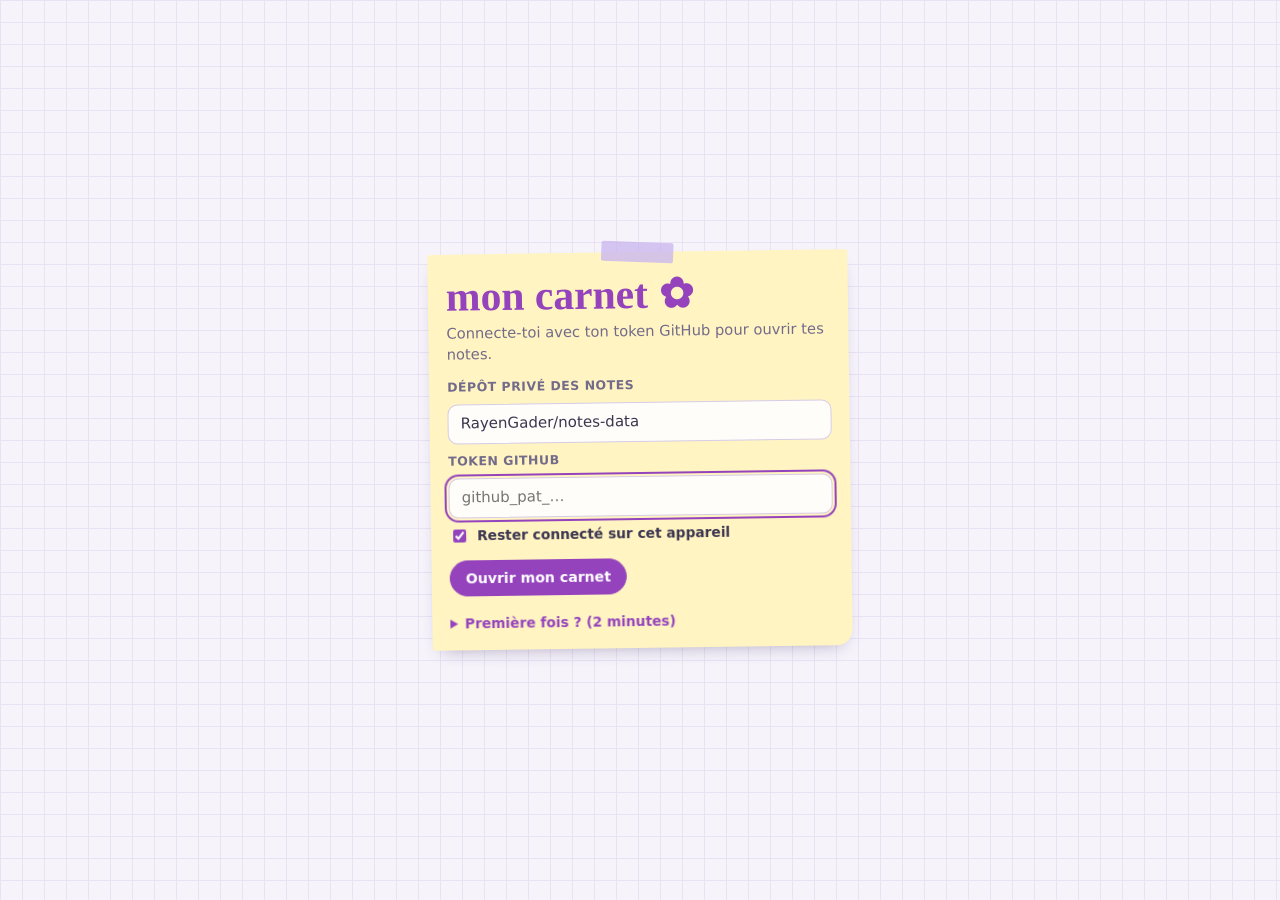
<file: notes/index.html>
<!doctype html>
<html lang="fr">
<head>
<meta charset="utf-8">
<meta name="viewport" content="width=device-width, initial-scale=1, viewport-fit=cover">
<meta name="robots" content="noindex, nofollow">
<meta name="referrer" content="no-referrer">
<meta http-equiv="Content-Security-Policy" content="default-src 'none'; script-src 'self'; style-src 'self' https://fonts.googleapis.com; font-src https://fonts.gstatic.com; connect-src https://api.github.com; img-src 'self' data:; base-uri 'none'; form-action 'none'">
<title>Carnet de Rayen</title>
<link rel="icon" href="data:image/svg+xml,%3Csvg xmlns='http://www.w3.org/2000/svg' viewBox='0 0 32 32'%3E%3Crect x='5' y='6' width='22' height='22' rx='3' fill='%23fff1b8' transform='rotate(-6 16 17)'/%3E%3Crect x='11' y='3' width='10' height='5' rx='1' fill='%23c9b8f0'/%3E%3C/svg%3E">
<link rel="preconnect" href="https://fonts.googleapis.com">
<link rel="preconnect" href="https://fonts.gstatic.com" crossorigin>
<link rel="stylesheet" href="https://fonts.googleapis.com/css2?family=Caveat:wght@600;700&family=Nunito:wght@400;600;700;800&display=swap">
<link rel="stylesheet" href="style.css">
</head>
<body>

<p id="boot" class="boot">ouverture du carnet…</p>

<!-- Connexion -->
<section id="login" class="login" hidden>
  <div class="note yellow login-card">
    <h1 class="brand">mon carnet ✿</h1>
    <p class="sub">Connecte-toi avec ton token GitHub pour ouvrir tes notes.</p>
    <form id="login-form" class="stack">
      <label for="l-repo">Dépôt privé des notes</label>
      <input id="l-repo" name="username" autocomplete="username" required spellcheck="false" value="RayenGader/notes-data" pattern="[\w.\-]+/[\w.\-]+" title="propriétaire/dépôt, ex. RayenGader/notes-data">
      <label for="l-token">Token GitHub</label>
      <input id="l-token" name="password" type="password" autocomplete="current-password" required spellcheck="false" placeholder="github_pat_…">
      <label class="check"><input id="l-remember" type="checkbox" checked> Rester connecté sur cet appareil</label>
      <button class="btn primary" type="submit" id="l-submit">Ouvrir mon carnet</button>
      <p id="l-error" class="error" role="alert" hidden></p>
    </form>
    <details class="setup">
      <summary>Première fois ? (2 minutes)</summary>
      <ol>
        <li><a href="https://github.com/new?name=notes-data&amp;visibility=private&amp;description=Donn%C3%A9es%20de%20mon%20carnet" target="_blank" rel="noopener noreferrer">Crée un dépôt <b>privé</b></a> nommé <code>notes-data</code>.</li>
        <li><a href="https://github.com/settings/personal-access-tokens/new" target="_blank" rel="noopener noreferrer">Crée un token « fine-grained »</a> :
          <i>Repository access</i> → <i>Only select repositories</i> → <code>notes-data</code>,
          puis <i>Permissions</i> → <i>Contents</i> : <b>Read and write</b>.</li>
        <li>Colle le token ici. Il reste sur ton appareil et n'est envoyé qu'à api.github.com.</li>
      </ol>
    </details>
  </div>
</section>

<!-- Carnet -->
<section id="main" class="main" hidden>
  <header class="top">
    <div class="brandrow">
      <h1 class="brand">mon carnet ✿</h1>
      <button id="status" class="status" type="button" data-state="ok" aria-live="polite">enregistré</button>
    </div>
    <div class="tools">
      <input id="search" type="search" placeholder="chercher…" aria-label="Chercher dans les notes" autocomplete="off">
      <button id="new-btn" class="btn primary" type="button">+ post-it</button>
      <div class="menu">
        <button id="menu-btn" class="btn ghost" type="button" aria-haspopup="true" aria-expanded="false" aria-label="Plus d'options">⋯</button>
        <div id="menu" class="menu-pop" hidden>
          <button type="button" data-menu="export">Exporter une sauvegarde</button>
          <button type="button" data-menu="import">Importer un fichier…</button>
          <button type="button" data-menu="reload">Recharger depuis GitHub</button>
          <button type="button" data-menu="logout">Se déconnecter</button>
        </div>
      </div>
      <input id="import-file" type="file" accept="application/json,.json" hidden>
    </div>
    <p id="public-warn" class="banner" hidden>Attention : le dépôt de tes notes est <b>public</b>. Passe-le en privé dans ses réglages GitHub.</p>
    <nav id="tags" class="tags" aria-label="Catégories"></nav>
  </header>

  <div id="grid" class="grid"></div>

  <div id="empty" class="empty" hidden>
    <p class="hand">ton carnet est tout vide ✿</p>
    <p>Ajoute un premier post-it, ou importe ton fichier de notes.</p>
    <div class="row">
      <button type="button" class="btn primary" data-menu="new">+ post-it</button>
      <button type="button" class="btn ghost" data-menu="import">Importer un fichier…</button>
    </div>
  </div>
  <p id="nores" class="nores" hidden>Aucune note ne correspond.</p>
</section>

<!-- Éditeur -->
<dialog id="editor" aria-labelledby="ed-title">
  <form id="ed-form" class="ed">
    <h2 id="ed-title" class="hand">nouveau post-it</h2>
    <div class="row2">
      <div class="stack">
        <label for="f-title">Titre</label>
        <input id="f-title" required maxlength="80" autocomplete="off">
      </div>
      <div class="stack">
        <label for="f-tag">Catégorie</label>
        <input id="f-tag" list="tag-list" maxlength="40" autocomplete="off" placeholder="ex. Tigre · SQL">
        <datalist id="tag-list"></datalist>
      </div>
    </div>
    <fieldset class="colors">
      <legend>Couleur</legend>
      <label class="sw yellow"><input type="radio" name="f-color" value="yellow" checked><span>jaune</span></label>
      <label class="sw pink"><input type="radio" name="f-color" value="pink"><span>rose</span></label>
      <label class="sw mint"><input type="radio" name="f-color" value="mint"><span>menthe</span></label>
      <label class="sw lilac"><input type="radio" name="f-color" value="lilac"><span>lilas</span></label>
      <label class="sw blue"><input type="radio" name="f-color" value="blue"><span>bleu</span></label>
    </fieldset>
    <div class="tabs" role="tablist">
      <button type="button" role="tab" data-tab="write" aria-selected="true">Écrire</button>
      <button type="button" role="tab" data-tab="preview" aria-selected="false">Aperçu</button>
    </div>
    <textarea id="f-body" rows="12" spellcheck="false" aria-label="Contenu de la note"></textarea>
    <div id="f-preview" class="note-body preview" hidden></div>
    <details class="help">
      <summary>Comment écrire</summary>
      <dl>
        <dt><code>```Libellé</code> … <code>```</code></dt><dd>bloc de code avec un bouton copier (requête SQL, message…)</dd>
        <dt><code>- **clé** : texte</code></dt><dd>liste</dd>
        <dt><code>**gras**</code> · <code>`code`</code></dt><dd>mise en forme</dd>
        <dt><code>&gt; texte</code></dt><dd>encadré</dd>
        <dt><code>! texte</code></dt><dd>remarque importante</dd>
        <dt>un lien seul sur sa ligne</dt><dd>lien avec un bouton copier</dd>
      </dl>
    </details>
    <p id="ed-dirty" class="ed-dirty" hidden>Modifications non enregistrées.
      <button type="button" class="btn small ghost" id="ed-discard">fermer quand même</button>
      <button type="button" class="btn small" id="ed-keep">continuer</button>
    </p>
    <div class="ed-actions">
      <button type="button" class="btn ghost" id="ed-cancel">Annuler</button>
      <button type="submit" class="btn primary">Enregistrer</button>
    </div>
  </form>
</dialog>

<div id="toast" class="toast" role="status" aria-live="polite" hidden></div>

<script src="app.js"></script>
</body>
</html>
</file>
<file: assets/css/style.css>
/* =============================================================
   rayengader.github.io

   Shaped like an enterprise security product page: a statement,
   the numbers behind it, the capabilities, then the work as proof.

   Black ground. One blue. Colour is spent on what is interactive
   or primary; red and green appear only inside the simulation,
   where they carry incident state. Nothing is coloured to decorate.
   ============================================================= */

:root{
  /* ground + surfaces */
  --bg:         #000000;
  --surface:    #0A0C10;
  --surface-2:  #0F1218;
  --surface-3:  #151922;
  --line:       #1A1E26;
  --line-hi:    #272D38;

  /* ink */
  --ink:        #FFFFFF;
  --ink-2:      #A3ABB8;
  --ink-3:      #6B7480;

  /* the single accent */
  --blue:       #4D8DFF;   /* text, links, marks on black */
  --blue-solid: #2563EB;   /* filled controls, white text on top */
  --blue-hi:    #7FAEFF;
  --blue-wash:  rgba(77,141,255,.10);
  --blue-line:  rgba(77,141,255,.38);

  /* incident state - simulation only */
  --crit:       #F0564D;
  --ok:         #3FB950;

  --radius:     6px;
  --nav-h:      64px;

  --mono: "IBM Plex Mono", ui-monospace, SFMono-Regular, Menlo, Consolas, monospace;
  --sans: "Archivo", ui-sans-serif, system-ui, "Segoe UI", Helvetica, Arial, sans-serif;

  color-scheme: dark;
}

*, *::before, *::after{ box-sizing: border-box; }

html{ scroll-behavior: smooth; scroll-padding-top: calc(var(--nav-h) + 28px); }

body{
  margin: 0;
  background: var(--bg);
  color: var(--ink-2);
  font-family: var(--sans);
  font-size: 16px;
  line-height: 1.62;
  -webkit-font-smoothing: antialiased;
  overflow-x: hidden;
}

img{ max-width: 100%; }
a{ color: var(--blue); text-decoration: none; }
a:hover{ color: var(--blue-hi); text-decoration: underline; text-underline-offset: 3px; }
:focus-visible{ outline: 2px solid var(--blue); outline-offset: 3px; border-radius: 3px; }

.wrap{
  width: 100%;
  max-width: 1160px;
  margin-inline: auto;
  padding-inline: 32px;
}

/* ===================== navigation ===================== */

.nav{
  position: fixed;
  top: 0; left: 0; right: 0;
  z-index: 60;
  height: calc(var(--nav-h) + env(safe-area-inset-top, 0px));
  padding-top: env(safe-area-inset-top, 0px);
  background: rgba(0,0,0,.78);
  -webkit-backdrop-filter: blur(14px);
  backdrop-filter: blur(14px);
  border-bottom: 1px solid var(--line);
}
.nav .wrap{ height: var(--nav-h); display: flex; align-items: center; gap: 28px; }

.wordmark{
  font-size: 16px; font-weight: 600; letter-spacing: -.02em;
  color: var(--ink); white-space: nowrap;
}
.wordmark:hover{ text-decoration: none; color: var(--ink); }

.navlinks{ display: flex; gap: 4px; margin-left: auto; overflow-x: auto; scrollbar-width: none; }
.navlinks::-webkit-scrollbar{ display: none; }
.navlinks a{
  font-size: 14px; font-weight: 500; color: var(--ink-2);
  padding: 8px 12px; border-radius: var(--radius); white-space: nowrap;
}
.navlinks a:hover{ color: var(--ink); background: var(--surface-2); text-decoration: none; }
.navlinks a.is-active{ color: var(--ink); }

.nav-tools{ display: flex; align-items: center; gap: 12px; flex: none; }

/* language switch - both options visible, one click to change */
.lang{
  display: inline-flex; padding: 3px; gap: 2px;
  border: 1px solid var(--line-hi); border-radius: var(--radius);
}
.lang button{
  font-family: var(--mono); font-size: 12px; font-weight: 500; letter-spacing: .04em;
  padding: 5px 9px; border: 0; border-radius: 4px;
  background: transparent; color: var(--ink-3); cursor: pointer;
}
.lang button:hover{ color: var(--ink); }
.lang button[aria-pressed="true"]{ background: var(--surface-3); color: var(--ink); }

/* ===================== buttons ===================== */

.btn{
  display: inline-flex; align-items: center; justify-content: center; gap: 8px;
  font-family: var(--sans); font-size: 15px; font-weight: 500;
  padding: 12px 22px; border-radius: var(--radius);
  border: 1px solid var(--line-hi);
  color: var(--ink); background: transparent;
  cursor: pointer; text-align: center;
}
.btn:hover{ background: var(--surface-2); border-color: var(--ink-3); text-decoration: none; color: var(--ink); }
.btn:disabled{ opacity: .5; cursor: default; }
.btn-primary{ background: var(--blue-solid); color: #fff; border-color: var(--blue-solid); font-weight: 600; }
.btn-primary:hover{ background: #1D55C9; border-color: #1D55C9; color: #fff; }
.btn-sm{ font-size: 14px; padding: 9px 16px; }

/* ===================== hero ===================== */

.hero{ padding-block: calc(var(--nav-h) + 108px) 96px; }

.availability{
  display: inline-flex; align-items: center; gap: 9px;
  font-size: 13.5px; font-weight: 500; color: var(--ink-2);
  border: 1px solid var(--line-hi); border-radius: 100px;
  padding: 6px 15px 6px 12px;
  margin-bottom: 34px;
}
.availability .led{
  width: 7px; height: 7px; border-radius: 50%;
  background: var(--ok); flex: none;
}

h1{
  font-family: var(--sans);
  font-weight: 700;
  font-size: clamp(2.5rem, 6.4vw, 4.5rem);
  line-height: 1.04; letter-spacing: -.042em;
  margin: 0; max-width: 17ch;
  color: var(--ink);
  text-wrap: balance;
}

.hero-sub{
  margin: 28px 0 0; max-width: 60ch;
  font-size: 19px; line-height: 1.6; color: var(--ink-2);
}
.hero-sub strong{ color: var(--ink); font-weight: 600; }

.hero-actions{ display: flex; flex-wrap: wrap; gap: 12px; margin-top: 40px; }

/* ===================== metrics band ===================== */

.metrics{
  display: grid; grid-template-columns: repeat(4, minmax(0,1fr));
  border-top: 1px solid var(--line);
  border-bottom: 1px solid var(--line);
}
.metric{ padding: 34px 28px 34px 0; }
.metric + .metric{ padding-left: 28px; border-left: 1px solid var(--line); }
.metric .v{
  font-size: clamp(2rem, 4.4vw, 2.9rem); font-weight: 700;
  line-height: 1; letter-spacing: -.04em; color: var(--ink);
  font-variant-numeric: tabular-nums;
}
.metric .l{ margin-top: 12px; font-size: 14px; line-height: 1.45; color: var(--ink-3); }

/* ===================== section scaffolding ===================== */

.section{ padding-block: 112px 0; scroll-margin-top: calc(var(--nav-h) + 24px); }

.eyebrow{
  font-family: var(--mono); font-size: 12px; font-weight: 500;
  letter-spacing: .12em; text-transform: uppercase;
  color: var(--blue); margin: 0 0 18px;
}

h2{
  font-weight: 700; font-size: clamp(1.75rem, 3.6vw, 2.5rem);
  line-height: 1.12; letter-spacing: -.035em;
  margin: 0; color: var(--ink); max-width: 22ch;
  text-wrap: balance;
}

.section-lead{
  margin: 22px 0 0; max-width: 64ch;
  font-size: 17.5px; line-height: 1.62; color: var(--ink-2);
}
.section-lead strong{ color: var(--ink); font-weight: 600; }

.section-head{ margin-bottom: 52px; }

/* ===================== expertise cards ===================== */

.capabilities{ display: grid; gap: 20px; grid-template-columns: repeat(3, minmax(0,1fr)); }
.cap{
  border: 1px solid var(--line);
  border-radius: var(--radius);
  background: var(--surface);
  padding: 30px 28px 28px;
  display: flex; flex-direction: column;
}
.cap h3{
  margin: 0; font-size: 19px; font-weight: 600;
  letter-spacing: -.022em; color: var(--ink);
}
.cap p{ margin: 14px 0 0; font-size: 15px; line-height: 1.6; color: var(--ink-2); }
.cap .cap-meta{
  margin-top: auto; padding-top: 22px;
  font-family: var(--mono); font-size: 12px; line-height: 1.7;
  color: var(--ink-3);
}

/* ===================== platform band ===================== */

.stack{
  display: grid; gap: 1px;
  grid-template-columns: repeat(4, minmax(0,1fr));
  background: var(--line);
  border: 1px solid var(--line);
  border-radius: var(--radius);
  overflow: hidden;
}
.stack-item{ background: var(--surface); padding: 20px 22px; }
.stack-item .sn{ font-size: 15.5px; font-weight: 600; color: var(--ink); letter-spacing: -.012em; }
.stack-item .sc{
  margin-top: 5px; font-family: var(--mono); font-size: 11px;
  letter-spacing: .05em; text-transform: uppercase; color: var(--ink-3);
}
.stack-note{ margin: 18px 0 0; font-size: 14px; color: var(--ink-3); }

/* ===================== selected work ===================== */

.work-item{ padding-top: 88px; }
.work-item:first-of-type{ padding-top: 0; }

.work-head{
  display: grid; grid-template-columns: 64px minmax(0,1fr);
  gap: 0 28px; align-items: start;
  padding-bottom: 34px; border-bottom: 1px solid var(--line); margin-bottom: 40px;
}
.work-num{
  font-family: var(--mono); font-size: 13px; font-weight: 500;
  color: var(--blue); padding-top: 9px; letter-spacing: .04em;
}
.work-head h3{
  margin: 0; font-size: clamp(1.45rem, 3vw, 2rem); font-weight: 700;
  line-height: 1.16; letter-spacing: -.032em; color: var(--ink);
  max-width: 24ch; text-wrap: balance;
}
.work-kicker{
  margin: 10px 0 0; font-family: var(--mono); font-size: 12.5px;
  color: var(--ink-3); letter-spacing: .02em;
}
.work-body{ margin: 18px 0 0; max-width: 66ch; font-size: 16px; line-height: 1.64; color: var(--ink-2); }
.work-body strong{ color: var(--ink); font-weight: 600; }
.work-body p{ margin: 0 0 15px; }
.work-body p:last-child{ margin-bottom: 0; }

/* ===================== simulation panel ===================== */

.sim{
  border: 1px solid var(--line);
  border-radius: var(--radius);
  background: var(--surface);
  overflow: hidden;
}

.sim-head{
  display: flex; align-items: center; gap: 16px; flex-wrap: wrap;
  padding: 18px 22px;
  border-bottom: 1px solid var(--line);
  background: var(--surface-2);
}
.sim-title{ font-size: 15px; font-weight: 600; color: var(--ink); letter-spacing: -.015em; }

.segmented{
  display: inline-flex; padding: 3px; gap: 3px;
  background: var(--bg); border: 1px solid var(--line);
  border-radius: var(--radius);
}
.segmented button{
  font-family: var(--mono); font-size: 12px; font-weight: 500;
  padding: 7px 13px; border: 0; border-radius: 4px;
  background: transparent; color: var(--ink-3); cursor: pointer;
  white-space: nowrap;
}
.segmented button:hover{ color: var(--ink-2); }
.segmented button[aria-pressed="true"]{ background: var(--surface-3); color: var(--ink); }

.sim-run{ margin-left: auto; display: flex; align-items: center; gap: 16px; }
.elapsed{
  font-family: var(--mono); font-size: 13px; color: var(--ink-3);
  font-variant-numeric: tabular-nums; white-space: nowrap;
}
.elapsed b{ color: var(--ink); font-weight: 600; font-size: 15px; }

.sim-canvas{ overflow-x: auto; background: var(--bg); }
.topo{ display: block; width: 100%; max-width: 100%; min-width: 700px; height: auto; }

.n-box{ fill: #0F1218; stroke: #272D38; stroke-width: 1; }
.n-label{ font-family: "IBM Plex Mono", monospace; font-size: 10.5px; fill: #FFFFFF; }
.n-sub{ font-family: "IBM Plex Mono", monospace; font-size: 8.5px; fill: #6B7480; }
.zone-box{ fill: none; stroke: #1A1E26; stroke-width: 1; stroke-dasharray: 3 4; }
.zone-label{ font-family: "IBM Plex Mono", monospace; font-size: 8.5px; fill: #6B7480; letter-spacing: .08em; }
.edge{ stroke: #272D38; stroke-width: 1.2; fill: none; }
.edge-dim{ stroke: #1A1E26; stroke-width: 1; fill: none; stroke-dasharray: 2 3; }

.node .n-box, .node .n-label{ transition: fill .25s ease, stroke .25s ease; }
.node.hot .n-box{ stroke: #4D8DFF; fill: rgba(77,141,255,.14); }
.node.hot .n-label{ fill: #7FAEFF; }
.node.done .n-box{ stroke: #3FB950; }
.node.crit .n-box{ stroke: #F0564D; fill: rgba(240,86,77,.14); }
.node.crit .n-label{ fill: #F0564D; }
.packet{ fill: #F0564D; }

/* event feed - a product activity list, not a terminal */
.sim-feed{
  border-top: 1px solid var(--line);
  padding: 8px 22px 16px;
  height: 250px; overflow-y: auto;
  background: var(--surface);
}
.events{ list-style: none; margin: 0; padding: 0; position: relative; }
.events::before{
  content: ""; position: absolute; left: 61px; top: 14px; bottom: 10px;
  width: 1px; background: var(--line);
}
.ev{
  position: relative;
  display: grid; grid-template-columns: 48px 26px minmax(0,1fr);
  gap: 0 0; align-items: baseline;
  padding: 7px 0;
}
.ev-t{
  font-family: var(--mono); font-size: 12px; color: var(--ink-3);
  font-variant-numeric: tabular-nums;
}
.ev-mark{ position: relative; height: 1em; }
.ev-mark::before{
  content: ""; position: absolute; left: 10px; top: .34em;
  width: 7px; height: 7px; border-radius: 50%;
  background: var(--ink-3); outline: 3px solid var(--surface);
}
.ev-body{ font-size: 13.5px; line-height: 1.5; color: var(--ink-2); min-width: 0; }
.ev-src{
  font-family: var(--mono); font-size: 11.5px; color: var(--ink-3);
  text-transform: uppercase; letter-spacing: .06em; margin-right: 10px;
}
.ev[data-sev="high"] .ev-mark::before{ background: var(--blue); }
.ev[data-sev="high"] .ev-body{ color: var(--ink); font-weight: 500; }
.ev[data-sev="high"] .ev-src{ color: var(--blue); }
.ev[data-sev="critical"] .ev-mark::before{ background: var(--crit); }
.ev[data-sev="critical"] .ev-src{ color: var(--crit); }
.ev[data-sev="resolved"] .ev-mark::before{ background: var(--ok); }
.ev[data-sev="resolved"] .ev-src{ color: var(--ok); }
.ev-idle{ padding: 14px 0; font-size: 13.5px; color: var(--ink-3); }

.results{
  display: grid; gap: 1px; grid-template-columns: repeat(4, minmax(0,1fr));
  background: var(--line); border-top: 1px solid var(--line);
}
.res{ background: var(--surface-2); padding: 16px 20px; }
.res .rk{
  display: block; font-family: var(--mono); font-size: 10.5px;
  letter-spacing: .08em; text-transform: uppercase; color: var(--ink-3);
}
.res .rv{ display: block; margin-top: 7px; font-size: 14.5px; font-weight: 600; color: var(--ink); }
.res .rv.good{ color: var(--ok); font-weight: 500; font-size: 13.5px; }

.sim-legend{
  display: flex; flex-wrap: wrap; gap: 8px 20px;
  padding: 12px 22px; border-top: 1px solid var(--line);
  background: var(--surface); font-size: 12px; color: var(--ink-3);
}
.sim-legend .lg{ display: inline-flex; align-items: center; gap: 7px; }
.sim-legend .dot{ width: 8px; height: 8px; border-radius: 50%; flex: none; }
.sim-legend .d-crit{ background: var(--crit); }
.sim-legend .d-hot{ background: var(--blue); }
.sim-legend .d-done{ background: var(--ok); }
.sim-legend .lg-note{ font-family: var(--mono); font-size: 11px; color: var(--ink-3); margin-left: auto; }

.ev-tech{
  display: inline-block; margin-left: 8px; vertical-align: baseline;
  font-family: var(--mono); font-size: 10.5px; font-weight: 500;
  color: var(--blue); background: var(--blue-wash);
  border: 1px solid var(--blue-line); border-radius: 4px;
  padding: 1px 6px; white-space: nowrap;
}

.sim-note{ margin: 16px 0 0; font-size: 13.5px; color: var(--ink-3); }

.components{
  display: grid; gap: 1px; margin-top: 28px;
  grid-template-columns: repeat(4, minmax(0,1fr));
  background: var(--line); border: 1px solid var(--line);
  border-radius: var(--radius); overflow: hidden;
}
.comp{ background: var(--surface); padding: 18px 20px; }
.comp .ck{
  font-family: var(--mono); font-size: 10.5px; letter-spacing: .08em;
  text-transform: uppercase; color: var(--ink-3);
}
.comp .cv{ margin-top: 9px; font-size: 14.5px; color: var(--ink-2); line-height: 1.55; }
.comp .cv .os{ color: var(--ink); font-weight: 500; }

/* ===================== ATT&CK matrix ===================== */

.apt-grid{
  display: grid; gap: 32px;
  grid-template-columns: minmax(0,1.45fr) minmax(0,1fr);
  align-items: start; margin-bottom: 40px;
}
.malware{ display: grid; gap: 12px; }
.mal{
  border: 1px solid var(--line); border-radius: var(--radius);
  background: var(--surface); padding: 16px 18px;
}
.mal h4{ margin: 0; font-size: 14.5px; font-weight: 600; color: var(--ink); letter-spacing: -.01em; }
.mal p{ margin: 7px 0 0; font-size: 14px; color: var(--ink-2); line-height: 1.54; }

.matrix-scroll{ overflow-x: auto; border: 1px solid var(--line); border-radius: var(--radius); }
.matrix{
  display: grid; grid-auto-flow: column; grid-auto-columns: minmax(168px, 1fr);
  min-width: 1000px; background: var(--line); gap: 1px;
}
.tactic{ background: var(--surface); padding: 0 0 11px; }
.tactic > h4{
  margin: 0 0 10px; padding: 12px 14px;
  background: var(--surface-2);
  font-family: var(--mono); font-size: 10.5px; letter-spacing: .08em;
  text-transform: uppercase; color: var(--ink-3); font-weight: 500;
  border-bottom: 1px solid var(--line);
}
.tq{
  display: block; width: calc(100% - 20px); margin: 0 10px 7px;
  text-align: left; cursor: pointer;
  background: var(--surface-2); border: 1px solid var(--line);
  border-radius: 4px; padding: 9px 11px;
  font-family: var(--sans); color: var(--ink-2);
}
.tq:hover{ border-color: var(--line-hi); color: var(--ink); background: var(--surface-3); }
.tq .tid{ display: block; font-family: var(--mono); font-size: 10.5px; color: var(--blue); letter-spacing: .03em; }
.tq .tnm{ display: block; font-size: 12.5px; line-height: 1.34; margin-top: 4px; }
.tq.sig{ border-color: var(--blue-line); background: var(--blue-wash); }
.tq[aria-expanded="true"]{ border-color: var(--blue); color: var(--ink); }

.tq-detail{
  margin: 24px 0 0; padding: 22px 24px;
  border: 1px solid var(--line-hi); border-radius: var(--radius);
  background: var(--surface); font-size: 15.5px; color: var(--ink-2); line-height: 1.64;
}
.tq-detail b{
  display: block; margin-bottom: 8px;
  font-family: var(--mono); font-size: 12.5px; color: var(--blue); font-weight: 600;
}
.tq-detail .d3{ display: block; margin-top: 14px; padding-top: 14px; border-top: 1px solid var(--line); color: var(--ink-3); font-size: 14px; }
.tq-detail .d3 em{ color: var(--ink-2); font-style: normal; }

/* ===================== minor work list ===================== */

.minor{ display: grid; gap: 1px; background: var(--line); border: 1px solid var(--line); border-radius: var(--radius); overflow: hidden; }
.minor-row{
  background: var(--surface); padding: 20px 22px;
  display: grid; grid-template-columns: minmax(0,1fr) minmax(0,1.6fr); gap: 24px; align-items: baseline;
}
.minor-row .mt{ font-size: 15.5px; font-weight: 600; color: var(--ink); letter-spacing: -.012em; }
.minor-row .md{ font-size: 14.5px; color: var(--ink-2); line-height: 1.55; }

/* ===================== experience ===================== */

.roles{ display: grid; gap: 0; }
.role{
  display: grid; grid-template-columns: 200px minmax(0,1fr);
  gap: 36px; padding: 36px 0; border-top: 1px solid var(--line);
}
.role:last-child{ border-bottom: 1px solid var(--line); }
.role .period{ font-family: var(--mono); font-size: 13px; color: var(--ink-3); line-height: 1.7; }
.role .period .now{ display: inline-flex; align-items: center; gap: 8px; color: var(--ok); }
.role .period .now .led{ width: 6px; height: 6px; border-radius: 50%; background: var(--ok); }
.role h3{ margin: 0; font-size: 20px; font-weight: 600; letter-spacing: -.024em; color: var(--ink); }
.role .org{ margin-top: 6px; font-size: 15px; color: var(--ink-2); }
.role .org .loc{ color: var(--ink-3); }
.role ul{ margin: 18px 0 0; padding: 0; list-style: none; display: grid; gap: 11px; }
.role li{ position: relative; padding-left: 20px; font-size: 15.5px; color: var(--ink-2); line-height: 1.6; }
.role li::before{
  content: ""; position: absolute; left: 0; top: .66em;
  width: 5px; height: 5px; border-radius: 50%; background: var(--line-hi);
}
.role li strong{ color: var(--ink); font-weight: 600; }

/* ===================== credentials ===================== */

.filters{ display: flex; flex-wrap: wrap; gap: 8px; margin-bottom: 28px; }
.filter{
  font-size: 13.5px; font-weight: 500;
  padding: 8px 15px; border-radius: 100px; cursor: pointer;
  border: 1px solid var(--line-hi); background: transparent; color: var(--ink-2);
}
.filter:hover{ color: var(--ink); border-color: var(--ink-3); }
.filter[aria-pressed="true"]{ background: var(--ink); border-color: var(--ink); color: #000; }

.certs{
  display: grid; gap: 1px; grid-template-columns: repeat(3, minmax(0,1fr));
  background: var(--line); border: 1px solid var(--line);
  border-radius: var(--radius); overflow: hidden;
}
.cert{
  background: var(--surface); padding: 20px 22px;
  display: grid; grid-template-columns: minmax(0,1fr) auto; gap: 6px 14px; align-items: baseline;
}
.cert .ac{ font-size: 16px; font-weight: 600; color: var(--ink); letter-spacing: -.015em; }
.cert .yr{ font-family: var(--mono); font-size: 12px; color: var(--ink-3); font-variant-numeric: tabular-nums; }
.cert .full{ grid-column: 1 / -1; font-size: 14px; color: var(--ink-2); line-height: 1.5; }
/* author rule required: .cert{display:grid} beats the UA [hidden] rule */
.cert[hidden]{ display: none; }

/* ===================== education ===================== */

.edu{ display: grid; gap: 0; border-top: 1px solid var(--line); }
.deg{
  display: grid; grid-template-columns: minmax(0,1fr) 140px;
  gap: 20px; padding: 22px 0; border-bottom: 1px solid var(--line); align-items: baseline;
}
.deg .d{ font-size: 16.5px; color: var(--ink); font-weight: 600; letter-spacing: -.018em; }
.deg .i{ font-size: 14.5px; color: var(--ink-2); margin-top: 5px; }
.deg .i .sub{ color: var(--ink-3); }
.deg .y{ font-family: var(--mono); font-size: 13px; color: var(--ink-3); text-align: right; font-variant-numeric: tabular-nums; }

/* ===================== contact ===================== */

.contact{
  margin-top: 120px;
  border: 1px solid var(--line);
  border-radius: var(--radius);
  background: var(--surface);
  padding: 56px 48px;
  scroll-margin-top: calc(var(--nav-h) + 24px);
}
.contact h2{ max-width: 18ch; }
.contact .section-lead{ max-width: 46ch; }

.contact-grid{
  display: grid; gap: 56px;
  grid-template-columns: minmax(0,.9fr) minmax(0,1fr);
  align-items: start;
}

.channels{ list-style: none; margin: 36px 0 0; padding: 0; border-top: 1px solid var(--line); }
.channels li{
  display: grid; grid-template-columns: 96px minmax(0,1fr); gap: 14px; align-items: baseline;
  padding: 13px 0; border-bottom: 1px solid var(--line);
  font-size: 15px; color: var(--ink-3); overflow-wrap: anywhere;
}
.ch-k{ font-family: var(--mono); font-size: 11.5px; letter-spacing: .05em; text-transform: uppercase; color: var(--ink-3); }

/* ---------- form ---------- */

.cform{ display: grid; gap: 20px; }
.cform[hidden]{ display: none; }
.field-row{ display: grid; gap: 20px 16px; grid-template-columns: repeat(2, minmax(0,1fr)); }
.field{ display: grid; gap: 8px; min-width: 0; margin: 0; padding: 0; border: 0; }
.field label, .field legend{
  font-size: 13.5px; font-weight: 500; color: var(--ink); padding: 0;
}
.field legend{ margin-bottom: 8px; }
.field .opt{ margin-left: 6px; font-weight: 400; color: var(--ink-3); }
.field-top{ display: flex; align-items: baseline; justify-content: space-between; gap: 12px; }
.counter{ font-family: var(--mono); font-size: 11.5px; color: var(--ink-3); font-variant-numeric: tabular-nums; }

.field input[type="text"], .field input[type="email"], .field textarea{
  width: 100%;
  font-family: var(--sans); font-size: 15px; line-height: 1.5; color: var(--ink);
  background: var(--bg);
  border: 1px solid var(--line-hi); border-radius: var(--radius);
  padding: 12px 14px;
  transition: border-color .15s ease, box-shadow .15s ease;
  -webkit-appearance: none; appearance: none;
}
.field textarea{ resize: vertical; min-height: 148px; }
.field ::placeholder{ color: var(--ink-3); opacity: 1; }
.field input:hover, .field textarea:hover{ border-color: var(--ink-3); }
.field input:focus, .field textarea:focus{
  outline: none; border-color: var(--blue);
  box-shadow: 0 0 0 3px var(--blue-wash);
}
.field [aria-invalid="true"], .field [aria-invalid="true"]:hover{ border-color: var(--crit); }
.field [aria-invalid="true"]:focus{ box-shadow: 0 0 0 3px rgba(240,86,77,.14); }
.field-err{ margin: 0; font-size: 13px; line-height: 1.4; color: var(--crit); }

/* subject - radio buttons drawn as chips */
.chips{ display: flex; flex-wrap: wrap; gap: 8px; }
.chips input{ position: absolute; opacity: 0; width: 1px; height: 1px; pointer-events: none; }
.chips label{
  font-size: 13.5px; font-weight: 500; color: var(--ink-2);
  padding: 8px 15px; border-radius: 100px; cursor: pointer;
  border: 1px solid var(--line-hi);
  transition: border-color .15s ease, color .15s ease, background-color .15s ease;
}
.chips label:hover{ color: var(--ink); border-color: var(--ink-3); }
.chips input:checked + label{ color: var(--ink); border-color: var(--blue); background: var(--blue-wash); }
.chips input:focus-visible + label{ outline: 2px solid var(--blue); outline-offset: 3px; }

/* honeypot - off-screen, never seen or tabbed to by a person */
.hp{ position: absolute; left: -9999px; width: 1px; height: 1px; opacity: 0; }

.cform-foot{
  display: flex; align-items: center; justify-content: space-between; gap: 16px 24px; flex-wrap: wrap;
  padding-top: 4px;
}
.cform-note{ margin: 0; flex: 1 1 200px; font-size: 13px; line-height: 1.5; color: var(--ink-3); }

.cform-status{
  display: flex; align-items: center; gap: 14px 18px; flex-wrap: wrap;
  padding: 14px 16px; border: 1px solid rgba(240,86,77,.4); border-radius: var(--radius);
  background: rgba(240,86,77,.07); font-size: 14px; line-height: 1.5; color: var(--ink);
}
.cform-status[hidden]{ display: none; }
.cform-status span{ flex: 1 1 240px; }

.cform-done{
  border: 1px solid var(--line-hi); border-radius: var(--radius);
  background: var(--surface-2); padding: 40px 32px;
}
.cform-done:focus{ outline: none; }
.done-mark{ display: block; color: var(--ok); }
.cform-done h3{ margin: 18px 0 0; font-size: 20px; font-weight: 600; letter-spacing: -.024em; color: var(--ink); }
.cform-done p{ margin: 10px 0 24px; font-size: 15px; color: var(--ink-2); overflow-wrap: anywhere; }

.details{
  display: grid; gap: 1px; grid-template-columns: repeat(3, minmax(0,1fr));
  background: var(--line); border: 1px solid var(--line);
  border-radius: var(--radius); overflow: hidden;
  margin: 52px 0 0;
}
.detail{ background: var(--surface-2); padding: 16px 20px; display: grid; gap: 6px; align-content: start; }
.detail dt{ font-family: var(--mono); font-size: 11.5px; letter-spacing: .05em; text-transform: uppercase; color: var(--ink-3); }
.detail dd{ margin: 0; font-size: 14.5px; color: var(--ink); overflow-wrap: anywhere; }
.detail dd .sub{ color: var(--ink-3); }

.dim{ color: var(--ink-3); }

footer{
  margin-top: 44px; padding: 26px 0 8px;
  display: flex; flex-wrap: wrap; gap: 10px 24px; justify-content: space-between;
  font-size: 13.5px; color: var(--ink-3);
  border-top: 1px solid var(--line);
}

/* ===================== responsive ===================== */

@media (max-width: 1000px){
  .capabilities{ grid-template-columns: minmax(0,1fr); }
  .apt-grid{ grid-template-columns: minmax(0,1fr); gap: 32px; }
  .stack, .components, .results{ grid-template-columns: repeat(2, minmax(0,1fr)); }
  .certs{ grid-template-columns: repeat(2, minmax(0,1fr)); }
  .role{ grid-template-columns: minmax(0,1fr); gap: 16px; }
  .minor-row{ grid-template-columns: minmax(0,1fr); gap: 8px; }
  .contact-grid{ grid-template-columns: minmax(0,1fr); gap: 44px; }
  .contact .section-lead{ max-width: 58ch; }
}

@media (max-width: 760px){
  .metrics{ grid-template-columns: repeat(2, minmax(0,1fr)); }
  .metric{ padding: 26px 20px 26px 0; }
  .metric + .metric{ padding-left: 20px; }
  .metric:nth-child(3){ padding-left: 0; border-left: 0; border-top: 1px solid var(--line); }
  .metric:nth-child(4){ border-top: 1px solid var(--line); }
  .work-head{ grid-template-columns: minmax(0,1fr); gap: 14px; }
  .work-num{ padding-top: 0; }
}

@media (max-width: 620px){
  :root{ --nav-h: 58px; }
  .wrap{ padding-inline: 18px; }
  .navlinks{ display: none; }
  .nav .wrap{ gap: 14px; }
  .nav-tools{ margin-left: auto; gap: 10px; }
  .field-row{ grid-template-columns: minmax(0,1fr); }
  .channels li{ grid-template-columns: 82px minmax(0,1fr); }
  .cform-done{ padding: 30px 22px; }
  body{ font-size: 15.5px; }
  .hero{ padding-block: calc(var(--nav-h) + 64px) 64px; }
  .section{ padding-block: 76px 0; }
  .work-item{ padding-top: 64px; }
  .stack, .components, .results, .certs, .details{ grid-template-columns: minmax(0,1fr); }
  .deg{ grid-template-columns: minmax(0,1fr); gap: 6px; }
  .deg .y{ text-align: left; }
  .contact{ padding: 34px 22px; margin-top: 80px; }
  .sim-head{ gap: 12px; }
  .sim-run{ margin-left: 0; width: 100%; justify-content: space-between; }
  .sim-feed{ padding-inline: 16px; }
  .events::before{ left: 55px; }
  .ev{ grid-template-columns: 44px 24px minmax(0,1fr); }
  .btn{ flex: 1 1 auto; }
}

@media (prefers-reduced-motion: reduce){
  html{ scroll-behavior: auto; }
  *, *::before, *::after{
    animation-duration: .001ms !important;
    animation-iteration-count: 1 !important;
    transition-duration: .001ms !important;
  }
}

@media print{
  .nav, .sim-head, .sim-feed, .filters, .contact-panel{ display: none; }
  body{ background: #fff; color: #111; }
}
</file>
<file: notes/style.css>
/* Carnet : colonnes de post-its sur un fond quadrillé de cahier */
:root {
  --bg: #f6f3fb;
  --grid: #e8e2f3;
  --ink: #3b3550;
  --soft: #736b8a;
  --line: #d6cce8;
  --surface: #fffdf9;
  --yellow: #fff4c2;
  --pink: #ffe0eb;
  --mint: #dcf2e6;
  --lilac: #ebe2ff;
  --blue: #ddeefe;
  --codebg: rgba(255, 255, 255, .62);
  --tape: #c9b8f0;
  --tape-pin: #f2a7c3;
  --accent: #9443bd;
  --accent-ink: #ffffff;
  --warn: #b14a24;
  --ok: #2f7d55;
  --err: #c0353a;
  --shadow: 0 8px 18px -10px rgba(60, 40, 90, .42);
  --hand: "Caveat", "Comic Sans MS", cursive;
  --body: "Nunito", system-ui, -apple-system, "Segoe UI", sans-serif;
  --mono: ui-monospace, "SFMono-Regular", Menlo, Consolas, monospace;
  color-scheme: light;
}
@media (prefers-color-scheme: dark) {
  :root {
    --bg: #1d1a26;
    --grid: #27233a;
    --ink: #ece8f6;
    --soft: #aaa2c0;
    --line: #3d3654;
    --surface: #262233;
    --yellow: #3a3421;
    --pink: #3d2532;
    --mint: #1f362b;
    --lilac: #2f2746;
    --blue: #1d2c3f;
    --codebg: rgba(0, 0, 0, .28);
    --tape: #6c5a9c;
    --tape-pin: #9c4d6d;
    --accent: #d59cf0;
    --accent-ink: #1d1a26;
    --warn: #f0a080;
    --ok: #7fd1a5;
    --err: #ff9494;
    --shadow: 0 8px 18px -10px rgba(0, 0, 0, .75);
    color-scheme: dark;
  }
}

*, *::before, *::after { box-sizing: border-box; }
[hidden] { display: none !important; }
html { -webkit-text-size-adjust: 100%; }
body {
  margin: 0;
  min-height: 100vh;
  background: var(--bg);
  background-image:
    linear-gradient(var(--grid) 1px, transparent 1px),
    linear-gradient(90deg, var(--grid) 1px, transparent 1px);
  background-size: 22px 22px;
  color: var(--ink);
  font: 15px/1.45 var(--body);
}
a { color: var(--accent); }
code { font-family: var(--mono); font-size: .86em; background: var(--codebg); padding: 1px 5px; border-radius: 5px; }
.hand { font-family: var(--hand); }
.boot { text-align: center; font-family: var(--hand); font-size: 1.5rem; color: var(--soft); margin-top: 30vh; }

/* Contrôles */
.btn {
  font: inherit; font-size: .88rem; font-weight: 800;
  border: 1.5px solid var(--accent); background: transparent; color: var(--accent);
  border-radius: 999px; padding: 7px 15px; cursor: pointer; white-space: nowrap;
}
.btn.primary { background: var(--accent); color: var(--accent-ink); }
.btn.ghost { border-style: dashed; }
.btn.small { padding: 3px 10px; font-size: .78rem; }
.btn:hover { filter: brightness(1.06); }
button:focus-visible, input:focus-visible, textarea:focus-visible, summary:focus-visible, a:focus-visible {
  outline: 2px solid var(--accent); outline-offset: 2px;
}
input, textarea {
  font: inherit; color: var(--ink); background: var(--surface);
  border: 1.5px solid var(--line); border-radius: 10px; padding: 8px 12px; width: 100%; min-width: 0;
}
textarea { font-family: var(--mono); font-size: .84rem; line-height: 1.5; resize: vertical; }
label { font-size: .78rem; font-weight: 800; letter-spacing: .04em; text-transform: uppercase; color: var(--soft); }
.stack { display: flex; flex-direction: column; gap: 6px; min-width: 0; }
.row { display: flex; gap: 10px; flex-wrap: wrap; justify-content: center; }
.check { display: flex; align-items: center; gap: 8px; text-transform: none; letter-spacing: 0; font-weight: 600; font-size: .86rem; color: var(--ink); }
.check input { width: auto; accent-color: var(--accent); }
.error { color: var(--err); font-weight: 700; font-size: .88rem; margin: 0; }

/* Connexion */
.login {
  min-height: 100vh; display: grid; place-items: center;
  padding-block: 32px;
  padding-left: max(16px, env(safe-area-inset-left, 0px));
  padding-right: max(16px, env(safe-area-inset-right, 0px));
}
.note.login-card { width: min(420px, 100%); margin: 0; }
.login-card .stack { gap: 8px; margin-top: 14px; }
.login-card .btn { margin-top: 6px; align-self: flex-start; }
.sub { margin: 4px 0 0; color: var(--soft); font-size: .92rem; }
.setup { margin-top: 18px; font-size: .86rem; }
.setup summary { cursor: pointer; font-weight: 800; color: var(--accent); }
.setup ol { padding-left: 20px; margin: 10px 0 0; display: flex; flex-direction: column; gap: 8px; }

/* En-tête du carnet */
.main {
  max-width: 1180px; margin: 0 auto;
  padding-block: 26px 60px;
  padding-left: max(16px, env(safe-area-inset-left, 0px));
  padding-right: max(16px, env(safe-area-inset-right, 0px));
}
.top { display: flex; flex-direction: column; gap: 14px; margin-bottom: 30px; }
.brandrow { display: flex; align-items: baseline; gap: 14px; flex-wrap: wrap; }
.brand { font-family: var(--hand); font-size: 2.6rem; line-height: 1; margin: 0; color: var(--accent); }
.status {
  font: inherit; font-size: .76rem; font-weight: 800; letter-spacing: .04em;
  border: 0; background: none; padding: 2px 0; cursor: default; color: var(--ok);
}
.status::before { content: "●"; margin-right: 5px; }
.status[data-state="saving"] { color: var(--soft); }
.status[data-state="error"] { color: var(--err); cursor: pointer; text-decoration: underline dotted; }
.tools { display: flex; gap: 10px; align-items: center; flex-wrap: wrap; }
.tools input[type="search"] { flex: 1 1 200px; max-width: 360px; border-radius: 999px; }
.menu { position: relative; }
.menu-pop {
  position: absolute; right: 0; top: calc(100% + 6px); z-index: 20;
  background: var(--surface); border: 1.5px solid var(--line); border-radius: 12px;
  box-shadow: var(--shadow); padding: 6px; min-width: 220px; display: flex; flex-direction: column;
}
.menu-pop button {
  font: inherit; font-size: .9rem; text-align: left; background: none; border: 0; color: var(--ink);
  padding: 8px 10px; border-radius: 8px; cursor: pointer;
}
.menu-pop button:hover { background: var(--lilac); }
.banner { margin: 0; background: var(--pink); border-radius: 10px; padding: 8px 12px; font-size: .88rem; color: var(--warn); }
.tags { display: flex; gap: 8px; flex-wrap: wrap; }
.chip {
  font: inherit; font-size: .8rem; font-weight: 700; cursor: pointer;
  border: 1.5px solid var(--line); background: var(--surface); color: var(--soft);
  border-radius: 999px; padding: 3px 12px;
}
.chip[aria-pressed="true"] { border-color: var(--accent); color: var(--accent); background: var(--lilac); }

/* Post-its */
.grid { columns: 300px; column-gap: 30px; }
.note {
  position: relative; display: inline-block; width: 100%;
  margin: 0 0 34px; padding: 22px 18px 16px;
  border-radius: 3px 3px 16px 3px;
  box-shadow: var(--shadow);
  background: var(--yellow);
  transform: rotate(var(--rot, -0.8deg));
  transition: transform .2s ease;
  min-width: 0;
}
.grid .note:nth-child(3n+2) { --rot: 0.7deg; }
.grid .note:nth-child(3n) { --rot: -0.3deg; }
.grid .note:hover { --rot: 0deg; }
.note::before {
  content: ""; position: absolute; top: -10px; left: 50%;
  width: 72px; height: 20px; transform: translateX(-50%) rotate(3deg);
  background: var(--tape); opacity: .78; border-radius: 2px;
}
.note.pinned::before { background: var(--tape-pin); }
.note.yellow { background: var(--yellow); }
.note.pink { background: var(--pink); }
.note.mint { background: var(--mint); }
.note.lilac { background: var(--lilac); }
.note.blue { background: var(--blue); }
.note.flash { animation: flash 1.2s ease; }
@keyframes flash { 0%, 40% { box-shadow: 0 0 0 4px var(--accent), var(--shadow); } 100% { box-shadow: var(--shadow); } }
.note-head { display: flex; justify-content: space-between; align-items: center; gap: 8px; min-height: 26px; }
.tag { font-size: .68rem; font-weight: 800; letter-spacing: .07em; text-transform: uppercase; color: var(--soft); min-width: 0; }
.note-tools { display: flex; gap: 2px; opacity: .55; transition: opacity .15s; flex: none; }
.note:hover .note-tools, .note:focus-within .note-tools { opacity: 1; }
.ic {
  border: 0; background: none; color: var(--ink); cursor: pointer; padding: 4px; border-radius: 6px;
  display: inline-grid; place-items: center;
}
.ic:hover { background: var(--codebg); }
.ic svg { width: 16px; height: 16px; fill: none; stroke: currentColor; stroke-width: 1.8; stroke-linecap: round; stroke-linejoin: round; }
.ic[aria-pressed="true"] { color: var(--accent); }
.note h2 { font-family: var(--hand); font-size: 1.7rem; line-height: 1.1; margin: 2px 0 6px; text-wrap: balance; overflow-wrap: anywhere; }
.confirm {
  margin-top: 12px; display: flex; gap: 8px; align-items: center; flex-wrap: wrap;
  font-size: .85rem; font-weight: 700; color: var(--err);
}

/* Contenu d'une note */
.note-body { font-size: .9rem; overflow-wrap: anywhere; display: flex; flex-direction: column; gap: 9px; }
.note-body p { margin: 0; }
.note-body ul { list-style: none; margin: 0; padding: 0; display: flex; flex-direction: column; gap: 6px; }
.note-body li { display: flex; gap: 8px; align-items: baseline; line-height: 1.35; }
.note-body li::before { content: "✿"; color: var(--accent); font-size: .7rem; flex: none; }
.note-body li.kv::before { content: none; }
.note-body li.kv b { color: var(--accent); flex: none; min-width: 70px; }
.note-body .callout { background: var(--codebg); border-radius: 10px; padding: 7px 11px; }
.note-body .warn { color: var(--warn); font-weight: 700; font-size: .82rem; }
.code { display: flex; flex-direction: column; gap: 4px; min-width: 0; }
.code-head { display: flex; justify-content: space-between; align-items: center; gap: 8px; font-size: .8rem; font-weight: 800; }
.code pre {
  margin: 0; background: var(--codebg); border-radius: 9px; padding: 8px 10px;
  font-family: var(--mono); font-size: .76rem; line-height: 1.5;
  white-space: pre-wrap; word-break: break-word; overflow-x: auto;
}
.link { background: var(--codebg); border-radius: 10px; padding: 7px 11px; display: flex; flex-direction: column; gap: 5px; align-items: flex-start; }
.link a { font-weight: 700; word-break: break-all; font-size: .84rem; }
.copy {
  font: inherit; font-size: .7rem; font-weight: 800; flex: none; cursor: pointer;
  border: 1.5px dashed var(--accent); background: transparent; color: var(--accent);
  border-radius: 999px; padding: 1px 9px;
}

.empty { text-align: center; padding: 40px 0; display: flex; flex-direction: column; gap: 10px; align-items: center; }
.empty p { margin: 0; color: var(--soft); }
.empty .hand { font-size: 2rem; color: var(--accent); }
.nores { text-align: center; color: var(--soft); font-family: var(--hand); font-size: 1.4rem; }

/* Éditeur */
dialog {
  border: 0; border-radius: 18px; padding: 0;
  width: min(660px, calc(100% - 24px)); max-height: calc(100% - 24px);
  background: var(--surface); color: var(--ink); box-shadow: var(--shadow);
}
dialog::backdrop { background: rgba(30, 20, 50, .45); }
.ed { padding: 20px; display: flex; flex-direction: column; gap: 14px; }
.ed h2 { margin: 0; font-size: 2rem; color: var(--accent); line-height: 1; }
.row2 { display: grid; grid-template-columns: 1fr 1fr; gap: 12px; }
@media (max-width: 520px) { .row2 { grid-template-columns: 1fr; } }
.colors { border: 0; padding: 0; margin: 0; display: flex; gap: 8px; flex-wrap: wrap; align-items: center; }
.colors legend { font-size: .78rem; font-weight: 800; letter-spacing: .04em; text-transform: uppercase; color: var(--soft); margin-bottom: 6px; padding: 0; }
.sw { text-transform: none; letter-spacing: 0; color: var(--ink); cursor: pointer; }
.sw input { position: absolute; opacity: 0; pointer-events: none; }
.sw span { display: inline-block; padding: 4px 12px; border-radius: 999px; border: 2px solid transparent; font-size: .82rem; font-weight: 700; }
.sw.yellow span { background: var(--yellow); }
.sw.pink span { background: var(--pink); }
.sw.mint span { background: var(--mint); }
.sw.lilac span { background: var(--lilac); }
.sw.blue span { background: var(--blue); }
.sw input:checked + span { border-color: var(--accent); }
.sw input:focus-visible + span { outline: 2px solid var(--accent); outline-offset: 2px; }
.tabs { display: flex; gap: 4px; margin-bottom: -8px; }
.tabs button {
  font: inherit; font-size: .82rem; font-weight: 800; cursor: pointer;
  border: 0; background: none; color: var(--soft); padding: 4px 10px; border-radius: 8px 8px 0 0;
}
.tabs button[aria-selected="true"] { color: var(--accent); background: var(--lilac); }
.preview { min-height: 200px; background: var(--yellow); border-radius: 10px; padding: 14px; }
.help { font-size: .84rem; }
.help summary { cursor: pointer; font-weight: 800; color: var(--accent); }
.help dl { display: grid; grid-template-columns: auto 1fr; gap: 6px 14px; margin: 10px 0 0; }
.help dt { min-width: 0; }
.help dd { margin: 0; color: var(--soft); }
@media (max-width: 520px) { .help dl { grid-template-columns: 1fr; } .help dd { margin-bottom: 6px; } }
.ed-dirty { margin: 0; display: flex; gap: 8px; align-items: center; flex-wrap: wrap; font-size: .86rem; font-weight: 700; color: var(--warn); }
.ed-actions { display: flex; gap: 10px; justify-content: flex-end; flex-wrap: wrap; }

.toast {
  position: fixed; left: 50%; transform: translateX(-50%);
  bottom: calc(18px + env(safe-area-inset-bottom, 0px)); z-index: 50;
  background: var(--ink); color: var(--bg); border-radius: 999px; padding: 8px 18px;
  font-weight: 700; font-size: .88rem; box-shadow: var(--shadow); max-width: calc(100% - 32px);
}

@media (prefers-reduced-motion: reduce) {
  .note { transform: none; transition: none; }
  .note.flash { animation: none; }
}
@media print {
  body { background: #fff; }
  .tools, .tags, .note-tools, .copy, .status { display: none !important; }
  .note { box-shadow: none; transform: none; border: 1px solid #ccc; }
}
</file>
